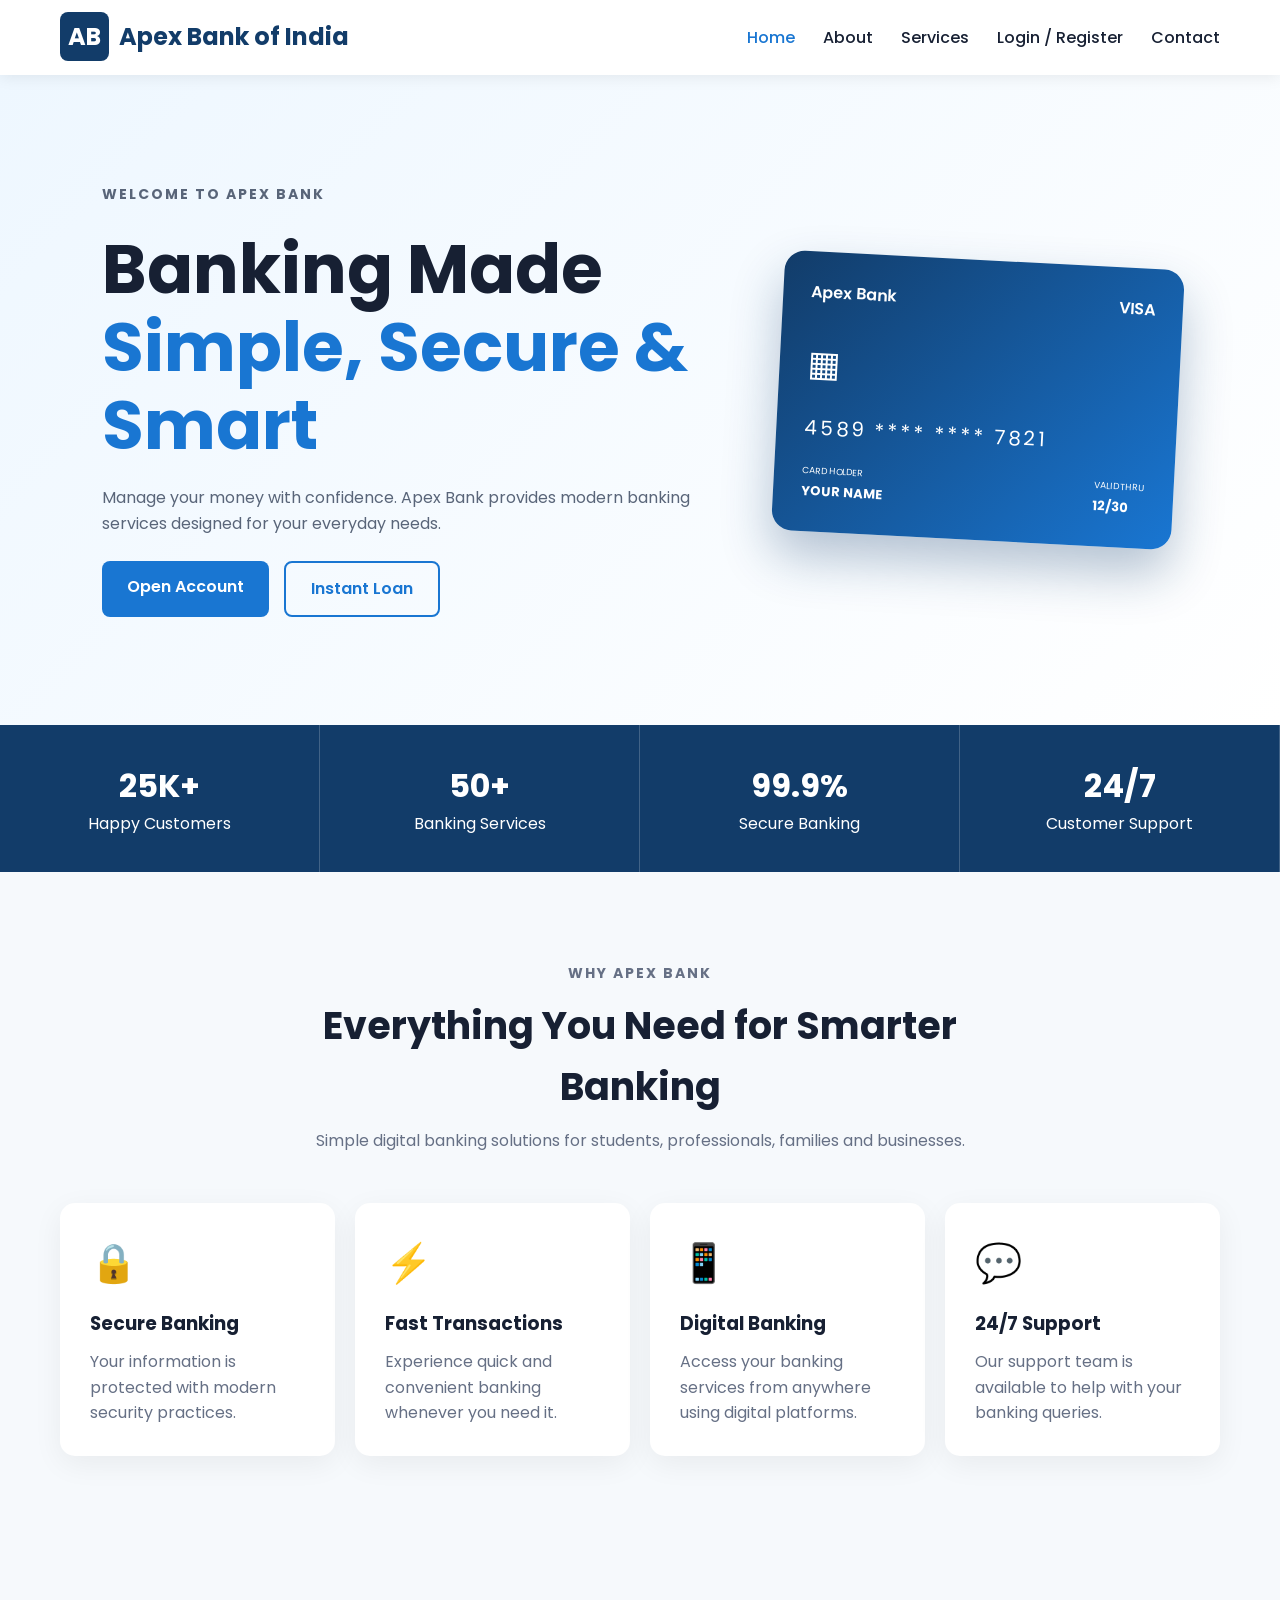
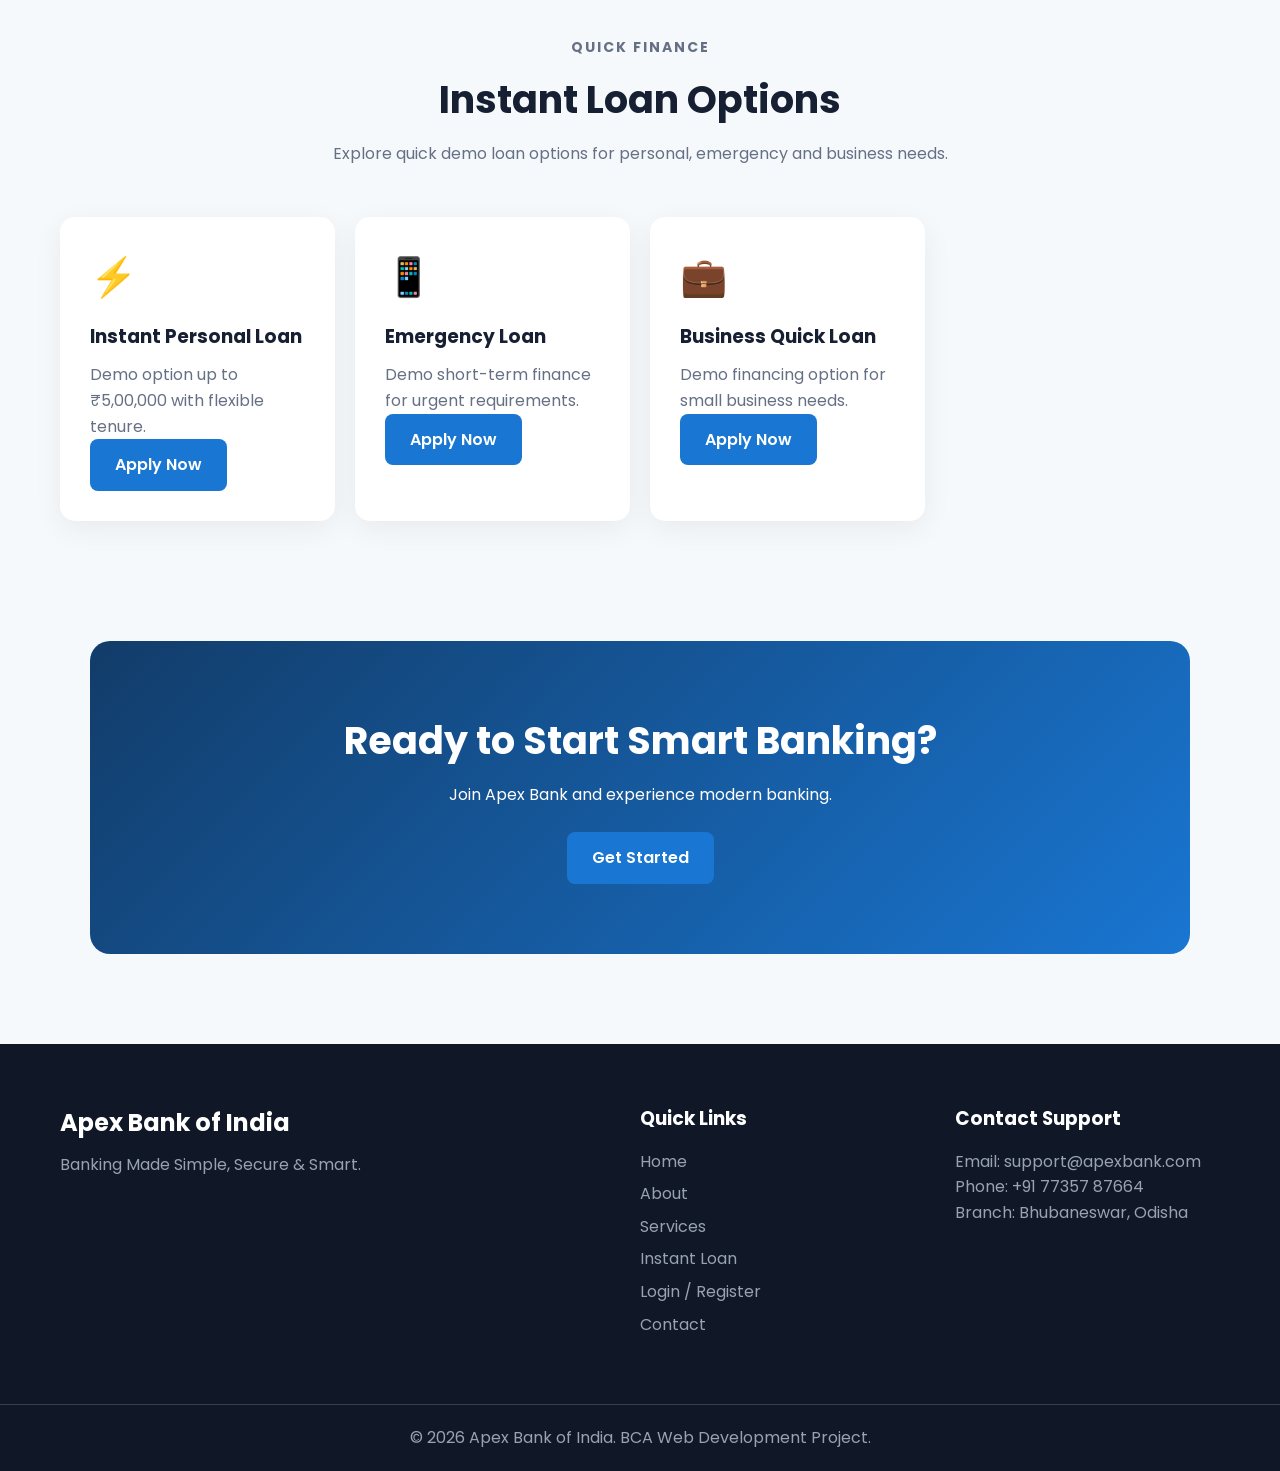
<file: index.html>
<!DOCTYPE html>
<html lang="en">
<head>
    <meta charset="UTF-8">
    <meta name="viewport" content="width=device-width, initial-scale=1.0">
    <title>Apex Bank of India</title>

    <link rel="stylesheet" href="style css.css">
    <link rel="preconnect" href="https://fonts.googleapis.com">
    <link href="https://fonts.googleapis.com/css2?family=Poppins:wght@300;400;500;600;700&display=swap" rel="stylesheet">
</head>

<body>

<header>
    <nav class="navbar">
        <a href="index.html" class="logo">
            <span>AB</span> Apex Bank of India
        </a>

        <button class="menu-btn" data-action="toggle-menu">☰</button>

        <ul class="nav-links" id="navLinks">
            <li><a href="index.html" class="active">Home</a></li>
            <li><a href="about.html">About</a></li>
            <li><a href="services.html">Services</a></li>
            <li><a href="login.html">Login / Register</a></li>
            <li><a href="contact.html">Contact</a></li>
        </ul>
    </nav>
</header>

<main>

<section class="hero">
    <div class="hero-content">
        <p class="small-title">WELCOME TO APEX BANK</p>

        <h1>Banking Made <span>Simple, Secure & Smart</span></h1>

        <p>
            Manage your money with confidence. Apex Bank provides
            modern banking services designed for your everyday needs.
        </p>

        <div class="hero-buttons">
            <a href="login.html" class="btn">Open Account</a>
            <a href="instant-loan.html" class="btn btn-outline">Instant Loan</a>
        </div>
    </div>

    <div class="bank-card">
        <div class="card-top">
            <span>Apex Bank</span>
            <span>VISA</span>
        </div>

        <div class="chip">▦</div>

        <p class="card-number">4589  ****  ****  7821</p>

        <div class="card-bottom">
            <div>
                <small>CARD HOLDER</small>
                <strong>YOUR NAME</strong>
            </div>

            <div>
                <small>VALID THRU</small>
                <strong>12/30</strong>
            </div>
        </div>
    </div>
</section>

<section class="stats">
    <div>
        <h2>25K+</h2>
        <p>Happy Customers</p>
    </div>

    <div>
        <h2>50+</h2>
        <p>Banking Services</p>
    </div>

    <div>
        <h2>99.9%</h2>
        <p>Secure Banking</p>
    </div>

    <div>
        <h2>24/7</h2>
        <p>Customer Support</p>
    </div>
</section>

<section class="section">
    <div class="section-heading">
        <p class="small-title">WHY APEX BANK</p>
        <h2>Everything You Need for Smarter Banking</h2>
        <p>
            Simple digital banking solutions for students,
            professionals, families and businesses.
        </p>
    </div>

    <div class="feature-grid">

        <div class="feature-card">
            <div class="icon">🔒</div>
            <h3>Secure Banking</h3>
            <p>
                Your information is protected with modern
                security practices.
            </p>
        </div>

        <div class="feature-card">
            <div class="icon">⚡</div>
            <h3>Fast Transactions</h3>
            <p>
                Experience quick and convenient banking
                whenever you need it.
            </p>
        </div>

        <div class="feature-card">
            <div class="icon">📱</div>
            <h3>Digital Banking</h3>
            <p>
                Access your banking services from anywhere
                using digital platforms.
            </p>
        </div>

        <div class="feature-card">
            <div class="icon">💬</div>
            <h3>24/7 Support</h3>
            <p>
                Our support team is available to help
                with your banking queries.
            </p>
        </div>

    </div>
</section>

<section class="instant-home-section section">
    <div class="section-heading">
        <p class="small-title">QUICK FINANCE</p>
        <h2>Instant Loan Options</h2>
        <p>Explore quick demo loan options for personal, emergency and business needs.</p>
    </div>
    <div class="feature-grid">
        <div class="feature-card"><div class="icon">⚡</div><h3>Instant Personal Loan</h3><p>Demo option up to ₹5,00,000 with flexible tenure.</p><a href="instant-loan.html" class="btn">Apply Now</a></div>
        <div class="feature-card"><div class="icon">📱</div><h3>Emergency Loan</h3><p>Demo short-term finance for urgent requirements.</p><a href="instant-loan.html" class="btn">Apply Now</a></div>
        <div class="feature-card"><div class="icon">💼</div><h3>Business Quick Loan</h3><p>Demo financing option for small business needs.</p><a href="instant-loan.html" class="btn">Apply Now</a></div>
    </div>
</section>

<section class="cta">
    <h2>Ready to Start Smart Banking?</h2>
    <p>Join Apex Bank and experience modern banking.</p>
    <a href="login.html" class="btn">Get Started</a>
</section>

</main>

<footer>
    <div class="footer-content">
        <div>
            <h2>Apex Bank of India</h2>
            <p>Banking Made Simple, Secure & Smart.</p>
        </div>

        <div>
            <h3>Quick Links</h3>
            <a href="index.html">Home</a>
            <a href="about.html">About</a>
            <a href="services.html">Services</a>
            <a href="instant-loan.html">Instant Loan</a>
            <a href="login.html">Login / Register</a>
            <a href="contact.html">Contact</a>
            
        </div>

        <div>
            <h3>Contact Support</h3>
            <p>Email: support@apexbank.com</p>
            <p>Phone: +91 77357 87664</p>
            <p>Branch: Bhubaneswar, Odisha</p>
        </div>
    </div>

    <div class="copyright">
        <p>© 2026 Apex Bank of India. BCA Web Development Project.</p>
    </div>
</footer>

<script src="jsscript.js"></script>
</body>
</html>
</file>
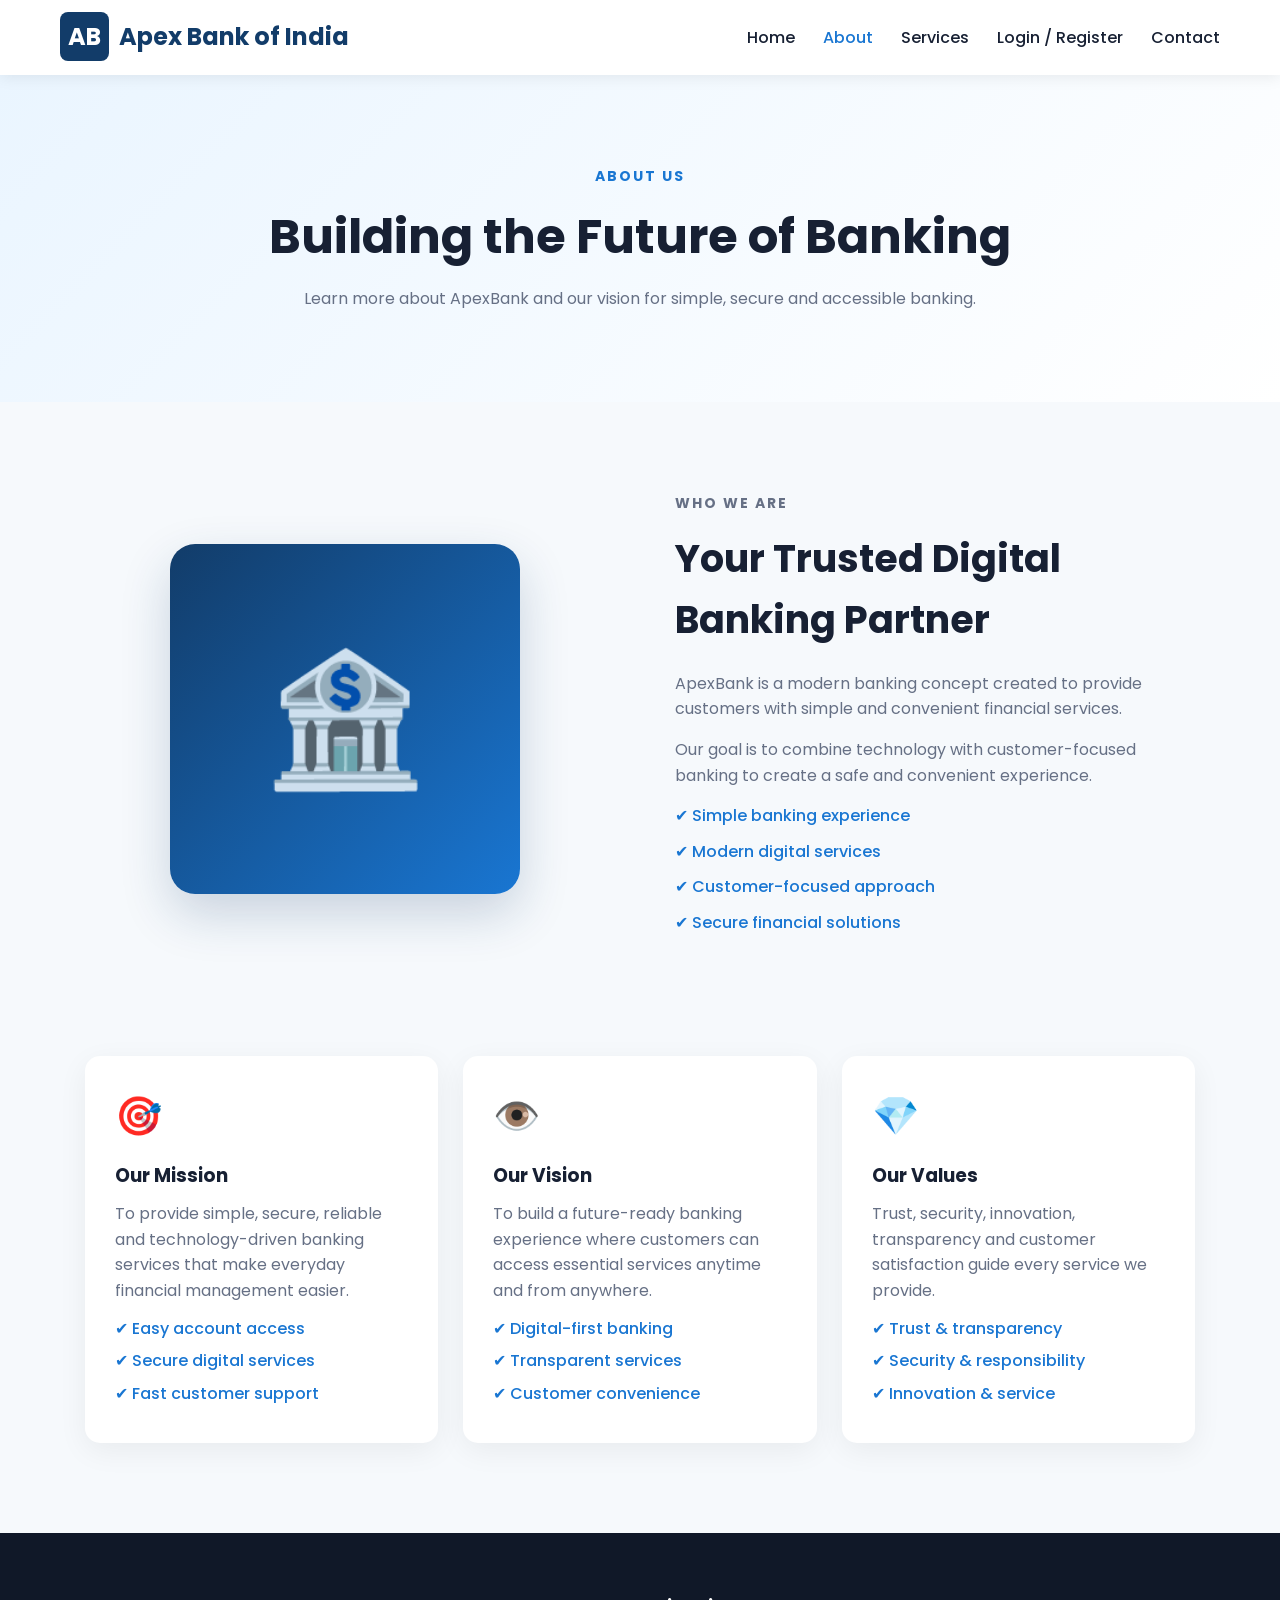
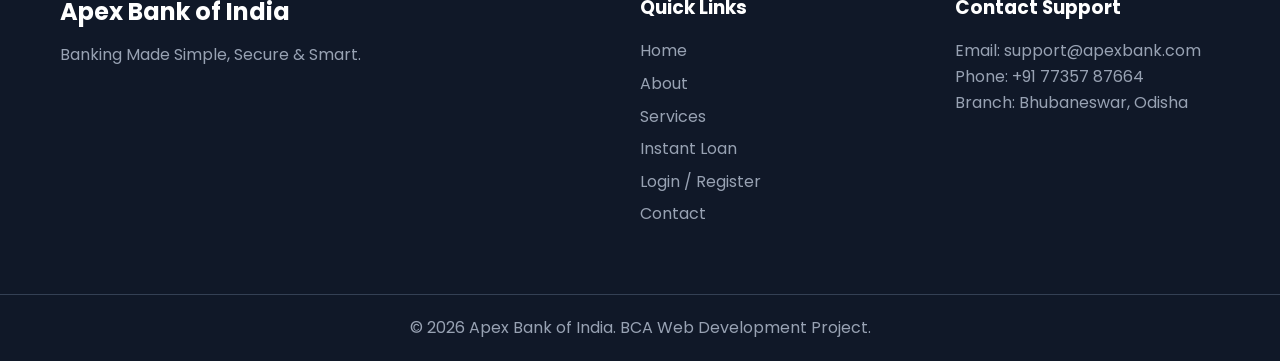
<file: about.html>
<!DOCTYPE html>
<html lang="en">
<head>
    <meta charset="UTF-8">
    <meta name="viewport" content="width=device-width, initial-scale=1.0">

    <title>Apex Bank of India | About</title>

    <link rel="stylesheet" href="style css.css">

    <link rel="preconnect" href="https://fonts.googleapis.com">
    <link href="https://fonts.googleapis.com/css2?family=Poppins:wght@300;400;500;600;700&display=swap" rel="stylesheet">
</head>

<body>

<header>
    <nav class="navbar">

        <a href="Project Apexx.html" class="logo">
            <span>AB</span> Apex Bank of India
        </a>

        <button class="menu-btn" data-action="toggle-menu">☰</button>

        <ul class="nav-links" id="navLinks">
            <li><a href="Project Apexx.html">Home</a></li>
            <li><a href="about.html" class="active">About</a></li>
            <li><a href="services.html">Services</a></li>
            <li><a href="login.html">Login / Register</a></li>
            <li><a href="contact.html">Contact</a></li>
        </ul>

    </nav>
</header>

<main>

<section class="page-banner">
    <p class="small-title">ABOUT US</p>
    <h1>Building the Future of Banking</h1>
    <p>
        Learn more about ApexBank and our vision for simple,
        secure and accessible banking.
    </p>
</section>

<section class="about-section">

    <div class="about-image">
        <div class="building">
            🏦
        </div>
    </div>

    <div class="about-text">

        <p class="small-title">WHO WE ARE</p>

        <h2>Your Trusted Digital Banking Partner</h2>

        <p>
            ApexBank is a modern banking concept created to provide
            customers with simple and convenient financial services.
        </p>

        <p>
            Our goal is to combine technology with customer-focused
            banking to create a safe and convenient experience.
        </p>

        <ul class="check-list">
            <li>✔ Simple banking experience</li>
            <li>✔ Modern digital services</li>
            <li>✔ Customer-focused approach</li>
            <li>✔ Secure financial solutions</li>
        </ul>

    </div>

</section>

<section class="mission-section">

    <div class="mission-card">
        <div class="icon">🎯</div>
        <h3>Our Mission</h3>
        <p>
            To provide simple, secure, reliable and technology-driven
            banking services that make everyday financial management easier.
        </p>
        <ul class="check-list">
            <li>✔ Easy account access</li>
            <li>✔ Secure digital services</li>
            <li>✔ Fast customer support</li>
        </ul>
    </div>

    <div class="mission-card">
        <div class="icon">👁️</div>
        <h3>Our Vision</h3>
        <p>
            To build a future-ready banking experience where customers
            can access essential services anytime and from anywhere.
        </p>
        <ul class="check-list">
            <li>✔ Digital-first banking</li>
            <li>✔ Transparent services</li>
            <li>✔ Customer convenience</li>
        </ul>
    </div>

    <div class="mission-card">
        <div class="icon">💎</div>
        <h3>Our Values</h3>
        <p>
            Trust, security, innovation, transparency and customer
            satisfaction guide every service we provide.
        </p>
        <ul class="check-list">
            <li>✔ Trust & transparency</li>
            <li>✔ Security & responsibility</li>
            <li>✔ Innovation & service</li>
        </ul>
    </div>

</section>

</main>

<footer>
    <div class="footer-content">
        <div>
            <h2>Apex Bank of India</h2>
            <p>Banking Made Simple, Secure & Smart.</p>
        </div>

        <div>
            <h3>Quick Links</h3>
            <a href="Project Apexx.html">Home</a>
            <a href="about.html">About</a>
            <a href="services.html">Services</a>
            <a href="instant-loan.html">Instant Loan</a>
            <a href="login.html">Login / Register</a>
            <a href="contact.html">Contact</a>
            
        </div>

        <div>
            <h3>Contact Support</h3>
            <p>Email: support@apexbank.com</p>
            <p>Phone: +91 77357 87664</p>
            <p>Branch: Bhubaneswar, Odisha</p>
        </div>
    </div>

    <div class="copyright">
        <p>© 2026 Apex Bank of India. BCA Web Development Project.</p>
    </div>
</footer>

<script src="jsscript.js"></script>
</body>
</html>
</file>
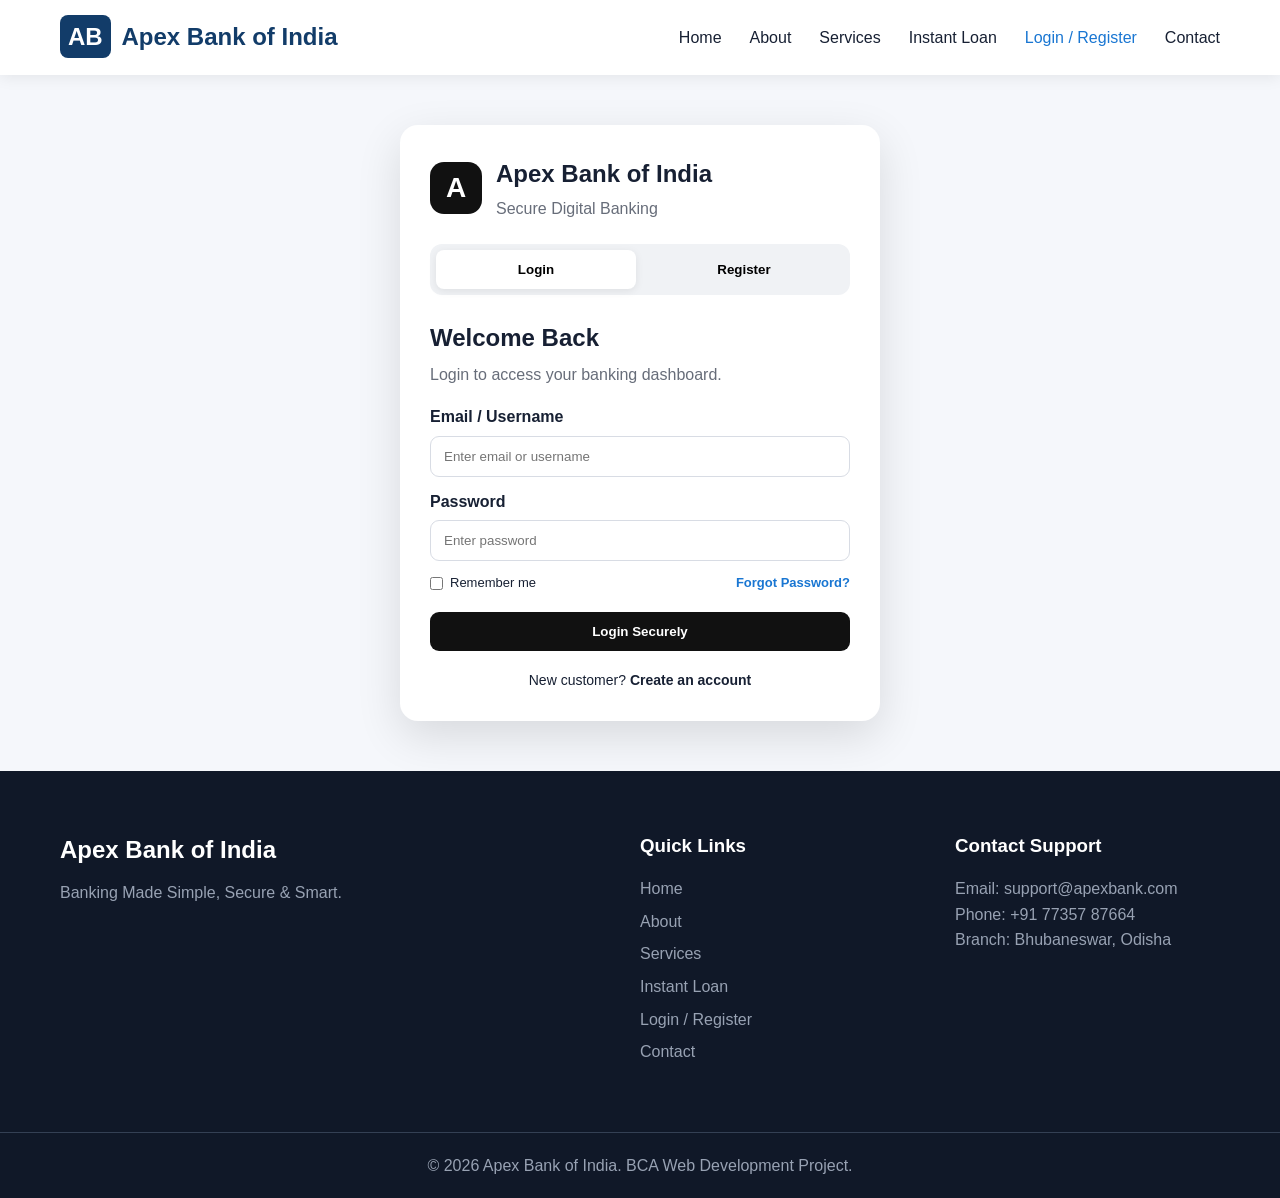
<file: account-opening.html>
<!DOCTYPE html>
<html lang="en">
    <head>
        <meta charset="UTF-8"><meta name="viewport" content="width=device-width, initial-scale=1.0">
        <title>Apex Bank | Account Opening</title>
        <link rel="stylesheet" href="style css.css">
    </head>
<body data-page="account-opening">
<header>
    <nav class="navbar">
        <a href="Project Apexx.html" class="logo"><span>AB</span> Apex Bank of India</a>
        <button class="menu-btn" data-action="toggle-menu"></button>
        <ul class="nav-links" id="navLinks">
            <li><a href="dashboard.html">Dashboard</a></li>
            <li><a href="services.html">Services</a></li>
            <li><a href="instant-loan.html">Instant Loan</a></li>
            <li><a href="contact.html">Contact</a></li>
        </ul>
    </nav>
</header>
<main>
    <section class="page-banner"><p class="small-title">ACCOUNT OPENING</p>
        <h1>Choose Your Bank Account</h1><p>Open a demo Savings or Current Account and select the card you want.</p>
    </section>
<section class="account-opening-wrap">
    <div class="account-opening-card">
        <form data-form-action="account-opening">
<label>Account Type</label>
<select id="accountType" required>
    <option value="">Select account type</option>
    <option value="Savings Account">Savings Account</option>
    <option value="Current Account">Current Account</option>
</select>
<label>Card Type</label>
<select id="cardType" required>
    <option value="">Select card</option>
    <option value="RuPay Debit Card">RuPay Debit Card</option>
    <option value="Visa Debit Card">Visa Debit Card</option>
    <option value="Mastercard Debit Card">Mastercard Debit Card</option>
</select>
<label>Initial Deposit (₹)</label><input id="initialDeposit" type="number" min="0" placeholder="Demo amount">
<div class="form-note">For this college project, account opening is a demo workflow. No real bank account is created.</div>
<button class="primary-btn" type="submit">Open Account</button></form></div></section></main>
<div id="bankModal" class="bank-modal">
    <div class="bank-modal-content"><button class="modal-close" data-action="close-modal">×</button>
        <div id="modalIcon" class="modal-icon">✓</div>
        <h2 id="modalTitle">Apex Bank</h2><p id="modalMessage"></p><button class="primary-btn modal-btn" data-action="close-modal">Continue</button>
    </div>
</div>
<footer>
    <div class="footer-content">
        <div>
            <h2>Apex Bank of India</h2><p>Banking Made Simple, Secure & Smart.</p>
        </div><div><h3>Quick Links</h3>
            <a href="Project Apexx.html">Home</a>
            <a href="about.html">About</a>
            <a href="services.html">Services</a>
            <a href="login.html">Login / Register</a>
            <a href="contact.html">Contact</a>
        </div>
        <div><h3>Contact Support</h3><p>Email: support@apexbank.com</p><p>Phone: +91 77357 87664</p><p>Branch: Bhubaneswar, Odisha</p>
        </div>
    </div>
    <div class="copyright"><p>© 2026 Apex Bank of India. BCA Web Development Project.</p></div>
</footer>
<script src="jsscript.js"></script>
</body>
</html>
</file>
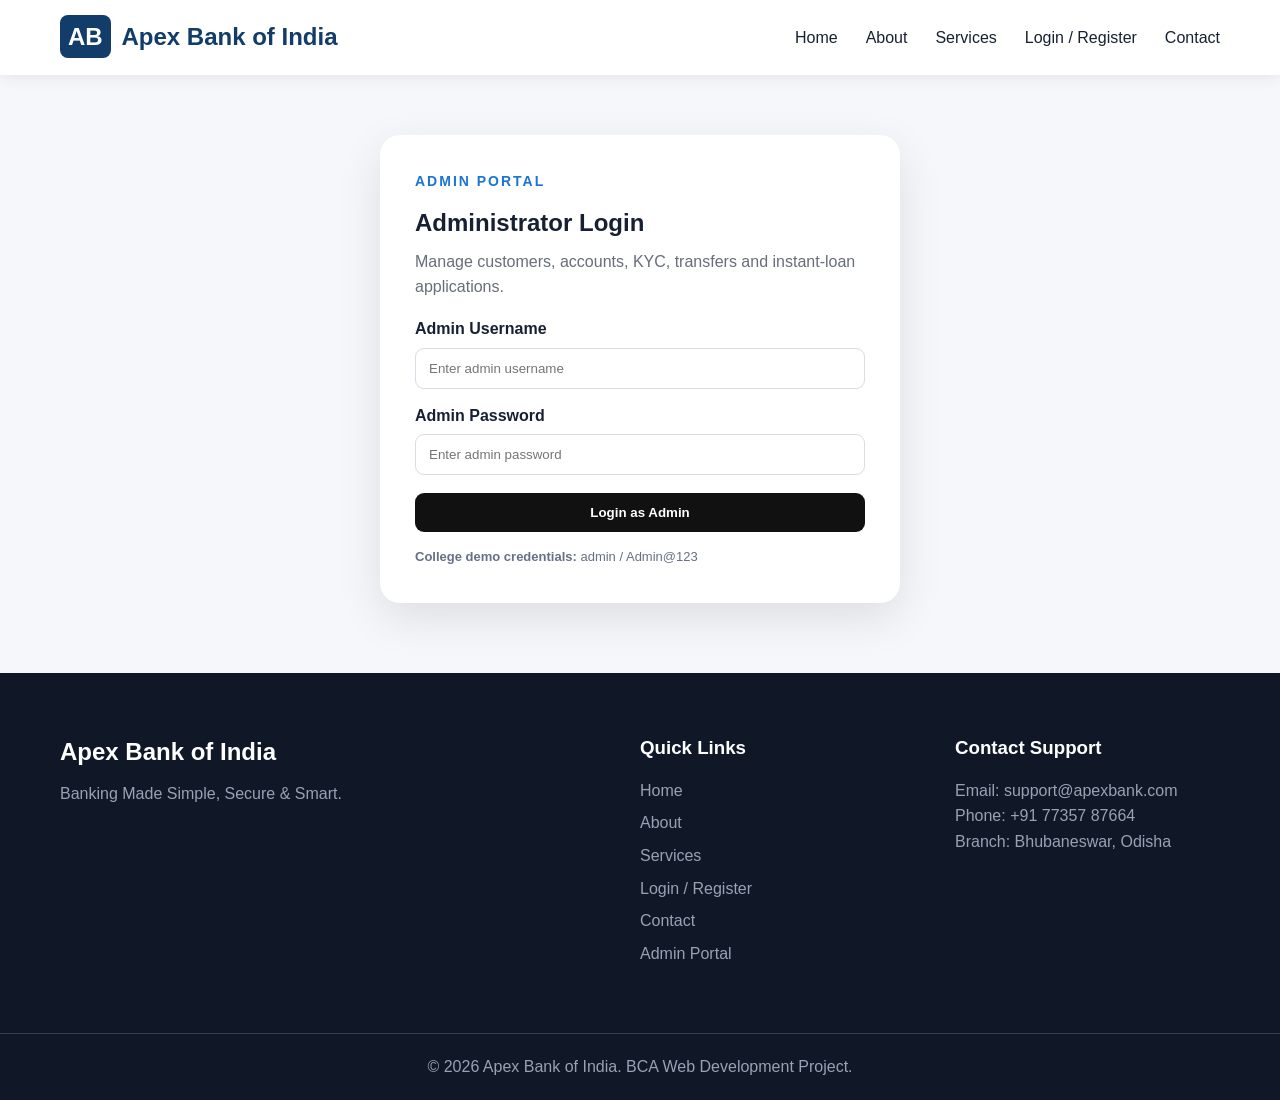
<file: admin.html>
<!DOCTYPE html>
<html lang="en">
<head>
<meta charset="UTF-8">
<meta name="viewport" content="width=device-width, initial-scale=1.0">
<title>Apex Bank of India | Admin Portal</title>
<link rel="stylesheet" href="style css.css">
</head>
<body data-page="admin" class="dashboard-page">
<header>
<nav class="navbar">
  <a href="Project Apexx.html" class="logo"><span>AB</span> Apex Bank of India</a>
  <button class="menu-btn" data-action="toggle-menu">☰</button>
  <ul class="nav-links" id="navLinks">
    <li><a href="Project Apexx.html">Home</a></li>
    <li><a href="about.html">About</a></li>
    <li><a href="services.html">Services</a></li>
    <li><a href="login.html">Login / Register</a></li>
    <li><a href="contact.html">Contact</a></li>
  </ul>
</nav>
</header>

<main class="admin-container">
  <section id="adminLoginPanel" class="admin-login-card">
    <p class="small-title">ADMIN PORTAL</p>
    <h1>Administrator Login</h1>
    <p class="form-subtitle">Manage customers, accounts, KYC, transfers and instant-loan applications.</p>
    <form data-form-action="admin-login">
      <label>Admin Username</label>
      <input id="adminUser" type="text" placeholder="Enter admin username" required>
      <label>Admin Password</label>
      <input id="adminPassword" type="password" placeholder="Enter admin password" required>
      <button class="primary-btn" type="submit">Login as Admin</button>
    </form>
    <p class="admin-note"><strong>College demo credentials:</strong> admin / Admin@123</p>
  </section>

  <section id="adminPanel" style="display:none">
    <div class="admin-heading">
      <div><p class="small-title">ADMIN DASHBOARD</p><h1>Apex Bank Management</h1></div>
      <button class="logout-btn" data-action="admin-logout">Logout</button>
    </div>

    <div class="admin-stats">
      <div class="dashboard-card"><p>Total Customers</p><h2 id="adminUserCount">0</h2></div>
      <div class="dashboard-card"><p>Accounts Opened</p><h2 id="adminAccountCount">0</h2></div>
      <div class="dashboard-card"><p>KYC Requests</p><h2 id="adminKycCount">0</h2></div>
      <div class="dashboard-card"><p>Transfers</p><h2 id="adminTransferCount">0</h2></div>
      <div class="dashboard-card"><p>Loan Applications</p><h2 id="adminLoanCount">0</h2></div>
      <div class="dashboard-card"><p>Pending Loans</p><h2 id="adminPendingLoans">0</h2></div>
    </div>

    <section class="dashboard-panel">
      <div class="panel-head"><h2>Registered Customers</h2><button class="secondary-btn" data-action="admin-refresh">Refresh</button></div>
      <div class="table-wrap">
        <table class="registration-table">
          <thead><tr><th>#</th><th>Account No.</th><th>Name</th><th>Account Type</th><th>Card</th><th>KYC</th><th>Email</th><th>Phone</th><th>Registered</th></tr></thead>
          <tbody id="adminUsersBody"></tbody>
        </table>
      </div>
      <div id="adminUsersEmpty" class="empty-state" style="display:none">No customers registered yet.</div>
    </section>


    <section class="dashboard-panel">
      <div class="panel-head"><h2>KYC Applications</h2><button class="secondary-btn" data-action="admin-refresh">Refresh</button></div>
      <div class="table-wrap"><table class="registration-table"><thead><tr><th>#</th><th>Account No.</th><th>Name</th><th>Document</th><th>Reference</th><th>DOB</th><th>Status</th><th>Submitted</th></tr></thead><tbody id="adminKycBody"></tbody></table></div>
      <div id="adminKycEmpty" class="empty-state" style="display:none">No KYC applications yet.</div>
    </section>

    <section class="dashboard-panel">
      <div class="panel-head"><h2>Cash Transfer Requests</h2><button class="secondary-btn" data-action="admin-refresh">Refresh</button></div>
      <div class="table-wrap"><table class="registration-table"><thead><tr><th>#</th><th>Sender</th><th>Beneficiary</th><th>Mode</th><th>Amount</th><th>Status</th><th>Time</th></tr></thead><tbody id="adminTransfersBody"></tbody></table></div>
      <div id="adminTransfersEmpty" class="empty-state" style="display:none">No transfer requests yet.</div>
    </section>

    <section class="dashboard-panel">
      <div class="panel-head"><h2>Instant Loan Applications</h2><button class="secondary-btn" data-action="admin-refresh">Refresh</button></div>
      <div class="table-wrap">
        <table class="registration-table">
          <thead><tr><th>#</th><th>Account No.</th><th>Applicant</th><th>Phone</th><th>Loan Type</th><th>Amount</th><th>Tenure</th><th>Status</th><th>Applied</th><th>Action</th></tr></thead>
          <tbody id="adminLoansBody"></tbody>
        </table>
      </div>
      <div id="adminLoansEmpty" class="empty-state" style="display:none">No loan applications yet.</div>
    </section>
  </section>
</main>

<div id="bankModal" class="bank-modal" aria-hidden="true">
  <div class="bank-modal-content">
    <button class="modal-close" data-action="close-modal" aria-label="Close">×</button>
    <div id="modalIcon" class="modal-icon">✓</div>
    <h2 id="modalTitle">Apex Bank</h2>
    <p id="modalMessage"></p>
    <button class="primary-btn modal-btn" data-action="close-modal">Continue</button>
  </div>
</div>

<footer>
  <div class="footer-content">
    <div><h2>Apex Bank of India</h2><p>Banking Made Simple, Secure & Smart.</p></div>
    <div><h3>Quick Links</h3><a href="Project Apexx.html">Home</a><a href="about.html">About</a><a href="services.html">Services</a><a href="login.html">Login / Register</a><a href="contact.html">Contact</a><a href="admin.html">Admin Portal</a></div>
    <div><h3>Contact Support</h3><p>Email: support@apexbank.com</p><p>Phone: +91 77357 87664</p><p>Branch: Bhubaneswar, Odisha</p></div>
  </div>
  <div class="copyright"><p>© 2026 Apex Bank of India. BCA Web Development Project.</p></div>
</footer>
<script src="jsscript.js"></script>
</body>
</html>
</file>
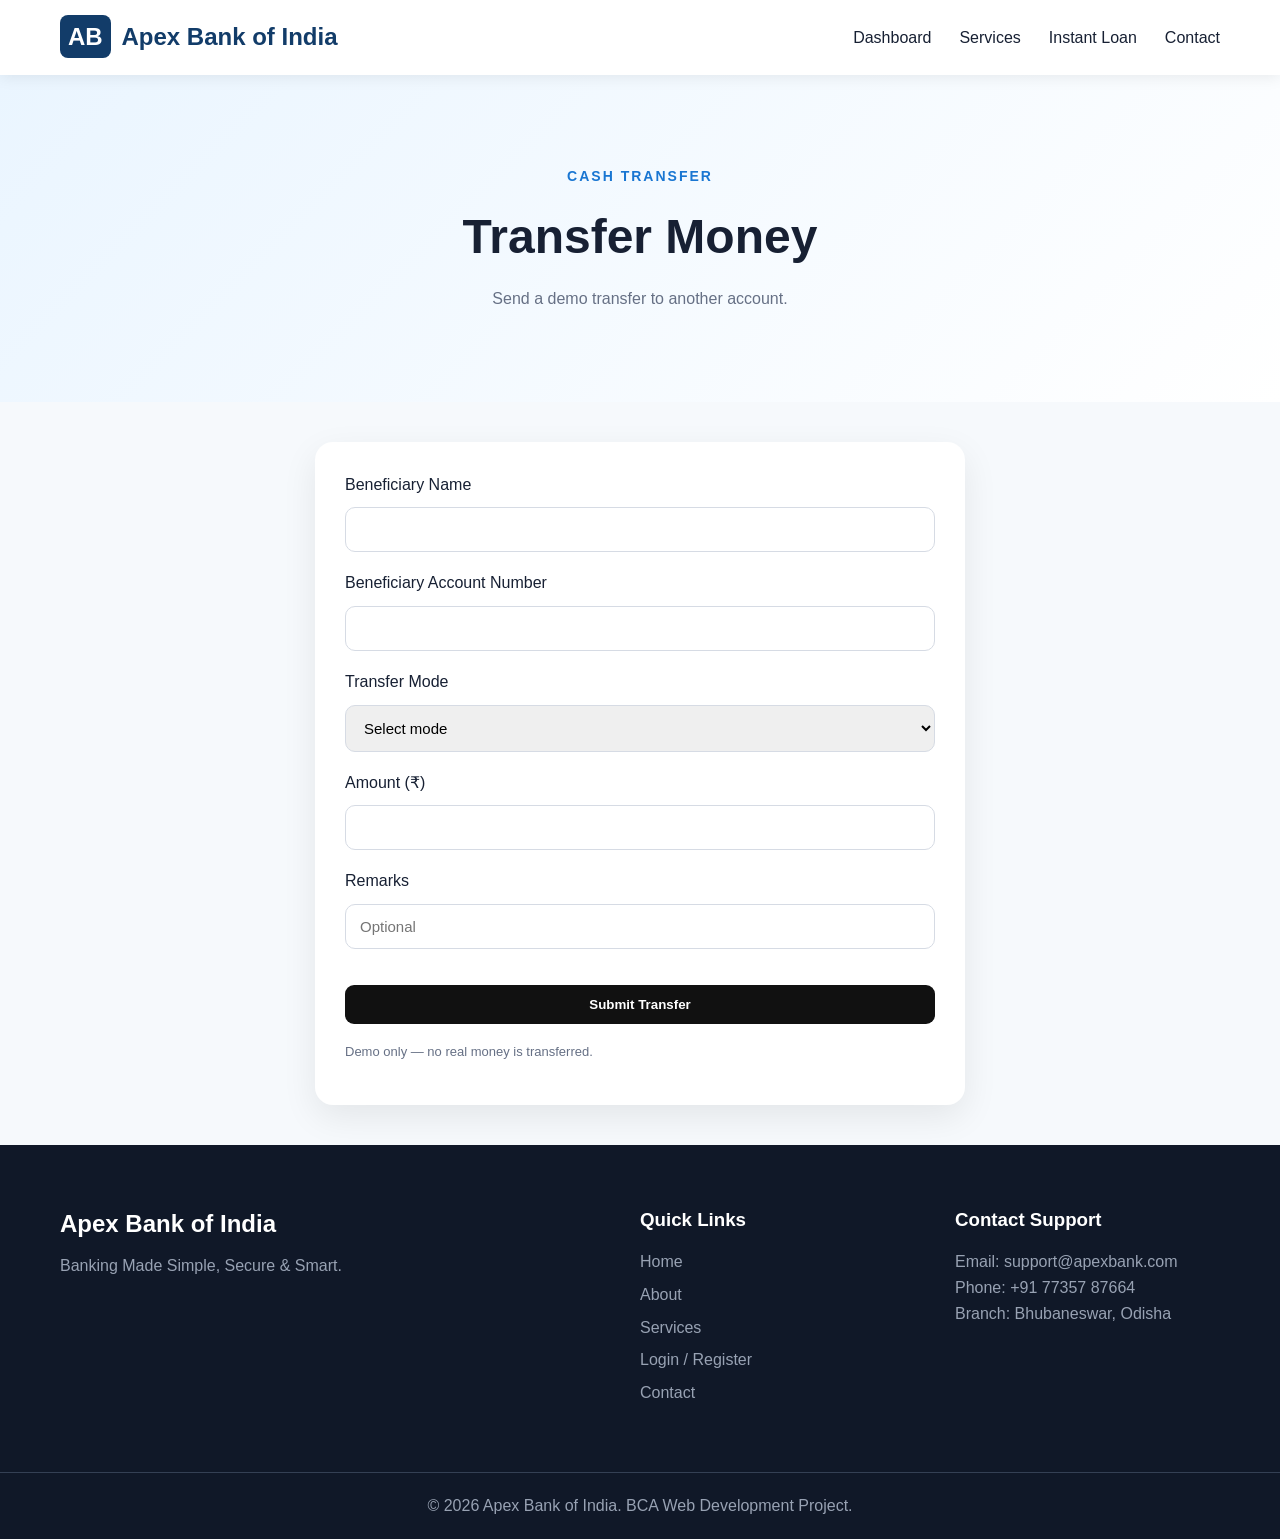
<file: cash-transfer.html>
<!DOCTYPE html>
<html lang="en">
    <head>
        <meta charset="UTF-8">
        <meta name="viewport" content="width=device-width, initial-scale=1.0">
        <title>Apex Bank | Cash Transfer</title>
        <link rel="stylesheet" href="style css.css">
    </head>
<body>
    <header>
        <nav class="navbar">
            <a href="Project Apexx.html" class="logo"><span>AB</span> Apex Bank of India</a>
            <button class="menu-btn" data-action="toggle-menu">☰</button>
            <ul class="nav-links" id="navLinks">
                <li><a href="dashboard.html">Dashboard</a></li>
                <li><a href="services.html">Services</a></li>
                <li><a href="instant-loan.html">Instant Loan</a></li>
                <li><a href="contact.html">Contact</a></li>
            </ul>
        </nav>
    </header>
<main>
    <section class="page-banner"><p class="small-title">CASH TRANSFER</p><h1>Transfer Money</h1><p>Send a demo transfer to another account.</p>
    </section>
    <section class="account-opening-wrap">
        <div class="account-opening-card">
            <form data-form-action="cash-transfer">
                <label>Beneficiary Name</label>
                <input id="beneficiaryName" type="text" required>
                <label>Beneficiary Account Number</label>
                <input id="beneficiaryAccount" type="text" minlength="8" required>
                <label>Transfer Mode</label>
                <select id="transferMode" required>
                    <option value="">Select mode</option>
                    <option>IMPS</option>
                    <option>NEFT</option>
                    <option>RTGS</option>
                    <option>UPI</option>
                </select>
                <label>Amount (₹)</label>
                <input id="transferAmount" type="number" min="1" required>
                <label>Remarks</label>
                <input id="transferRemarks" type="text" placeholder="Optional">
                <button class="primary-btn" type="submit">Submit Transfer</button>
                <p class="form-note">Demo only — no real money is transferred.</p>
            </form>
        </div>
    </section>
</main>
<div id="bankModal" class="bank-modal">
    <div class="bank-modal-content">
        <button class="modal-close" data-action="close-modal">×</button>
        <div id="modalIcon" class="modal-icon">✓</div>
        <h2 id="modalTitle">Apex Bank</h2><p id="modalMessage"></p>
        <button class="primary-btn modal-btn" data-action="close-modal">Continue</button>
    </div>
</div>
<footer>
    <div class="footer-content">
        <div>
            <h2>Apex Bank of India</h2><p>Banking Made Simple, Secure & Smart.</p>
        </div>
        <div>
            <h3>Quick Links</h3>
            <a href="Project Apexx.html">Home</a>
            <a href="about.html">About</a>
            <a href="services.html">Services</a>
            <a href="login.html">Login / Register</a>
            <a href="contact.html">Contact</a>
        </div>
        <div>
            <h3>Contact Support</h3>
            <p>Email: support@apexbank.com</p>
            <p>Phone: +91 77357 87664</p>
            <p>Branch: Bhubaneswar, Odisha</p>
        </div>
    </div>
    <div class="copyright">
        <p>© 2026 Apex Bank of India. BCA Web Development Project.</p>
    </div>
</footer>
<script src="jsscript.js"></script>
</body>
</html>
</file>
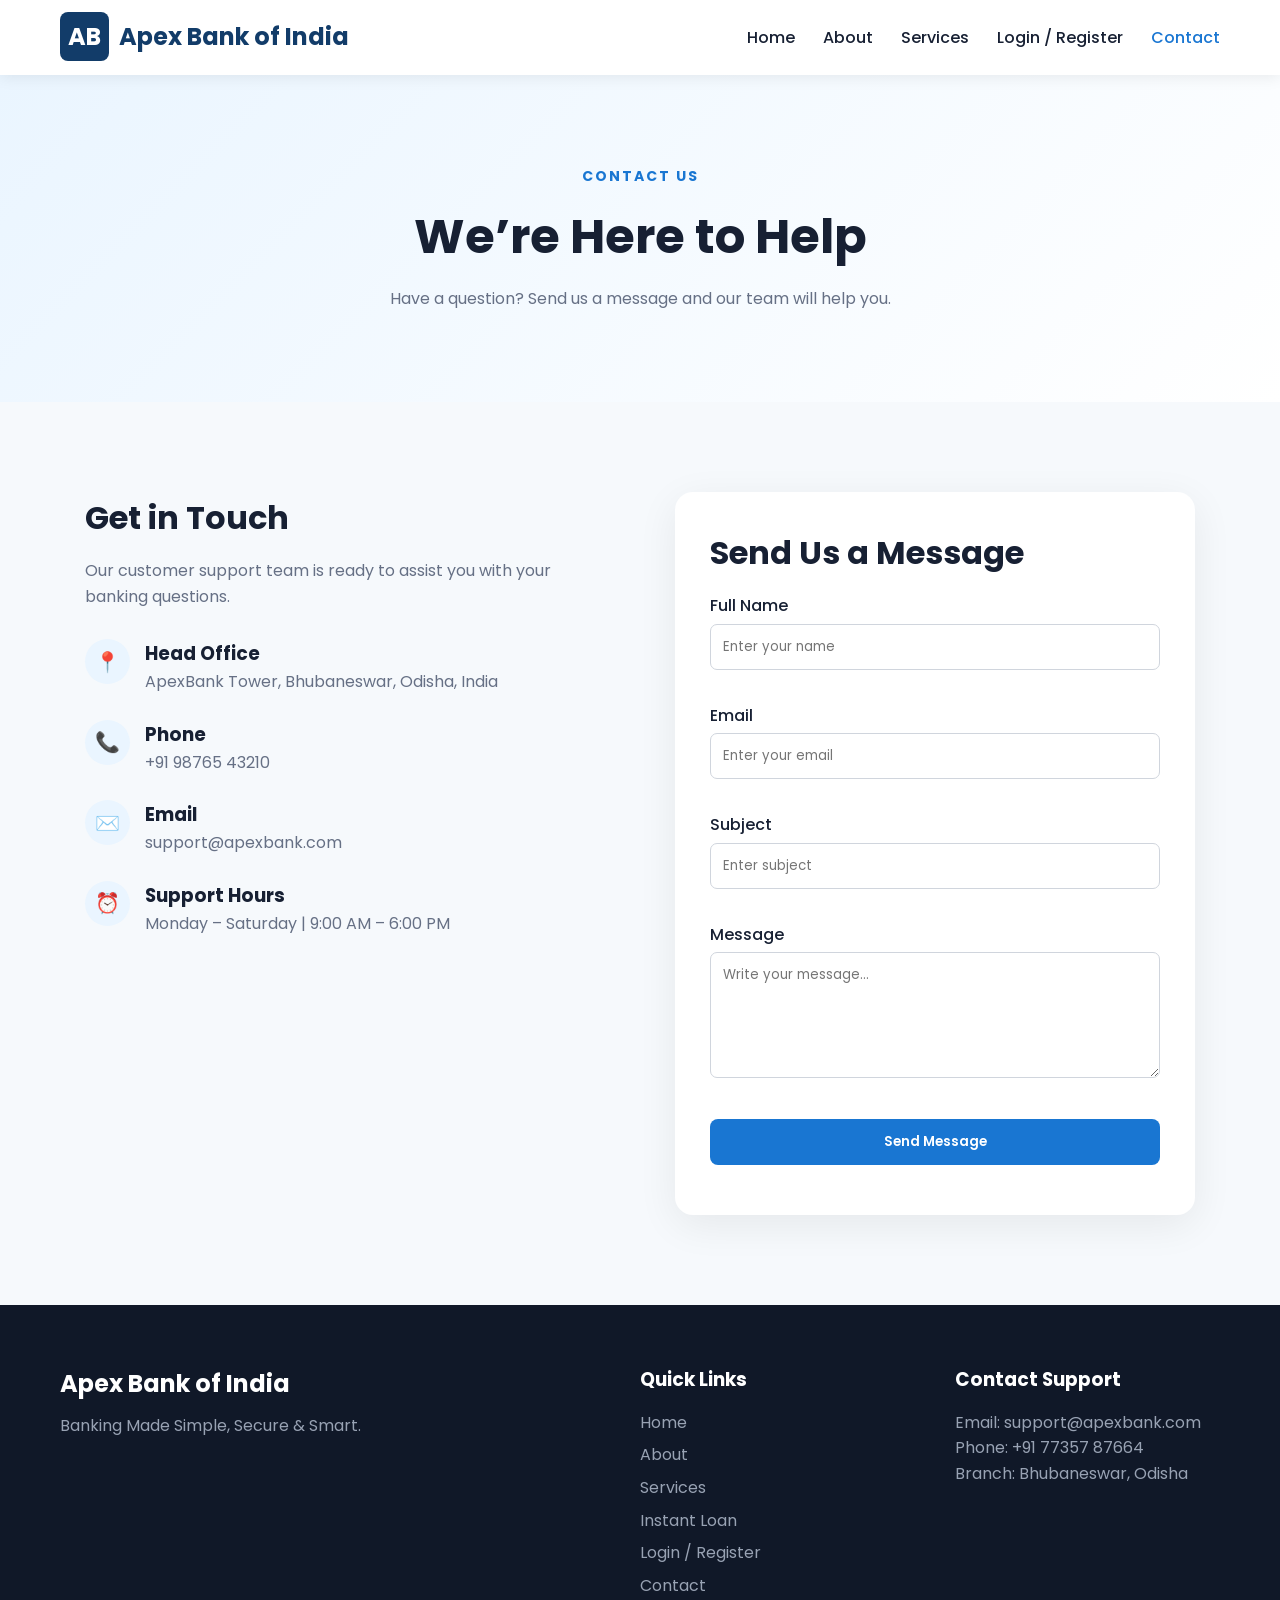
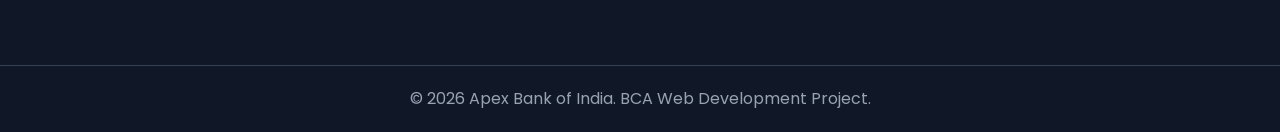
<file: contact.html>
<!DOCTYPE html>
<html lang="en">

<head>

<meta charset="UTF-8">

<meta name="viewport" content="width=device-width, initial-scale=1.0">

<title>Apex Bank of India | Contact</title>

<link rel="stylesheet" href="style css.css">

<link rel="preconnect" href="https://fonts.googleapis.com">

<link href="https://fonts.googleapis.com/css2?family=Poppins:wght@300;400;500;600;700&display=swap" rel="stylesheet">

</head>

<body>

<header>

<nav class="navbar">

    <a href="Project Apexx.html" class="logo">
        <span>AB</span> Apex Bank of India
    </a>

<button class="menu-btn" data-action="toggle-menu">☰</button>

<ul class="nav-links" id="navLinks">

<li><a href="Project Apexx.html">Home</a></li>

<li><a href="about.html">About</a></li>

<li><a href="services.html">Services</a></li>

<li><a href="login.html">Login / Register</a></li>

<li><a href="contact.html" class="active">Contact</a></li>

</ul>

</nav>

</header>

<main>

<section class="page-banner">

<p class="small-title">CONTACT US</p>

<h1>We’re Here to Help</h1>

<p>
Have a question? Send us a message and our team will help you.
</p>

</section>


<section class="contact-section">

<div class="contact-info">

<h2>Get in Touch</h2>

<p>
Our customer support team is ready to assist you with your
banking questions.
</p>


<div class="contact-item">

<div class="contact-icon">📍</div>

<div>
<h3>Head Office</h3>
<p>ApexBank Tower, Bhubaneswar, Odisha, India</p>
</div>

</div>


<div class="contact-item">

<div class="contact-icon">📞</div>

<div>
<h3>Phone</h3>
<p>+91 98765 43210</p>
</div>

</div>


<div class="contact-item">

<div class="contact-icon">✉️</div>

<div>
<h3>Email</h3>
<p>support@apexbank.com</p>
</div>

</div>


<div class="contact-item">

<div class="contact-icon">⏰</div>

<div>
<h3>Support Hours</h3>
<p>Monday – Saturday | 9:00 AM – 6:00 PM</p>
</div>

</div>

</div>


<div class="contact-form-box">

<h2>Send Us a Message</h2>

<form data-form-action="contact">

<div class="form-group">

<label>Full Name</label>

<input
type="text"
id="contactName"
placeholder="Enter your name"
>

<small id="contactNameError"></small>

</div>


<div class="form-group">

<label>Email</label>

<input
type="email"
id="contactEmail"
placeholder="Enter your email"
>

<small id="contactEmailError"></small>

</div>


<div class="form-group">

<label>Subject</label>

<input
type="text"
id="contactSubject"
placeholder="Enter subject"
>

<small id="contactSubjectError"></small>

</div>


<div class="form-group">

<label>Message</label>

<textarea
id="contactMessage"
rows="5"
placeholder="Write your message..."
></textarea>

<small id="contactMessageError"></small>

</div>


<button type="submit" class="btn full-btn">
Send Message
</button>

<p id="contactSuccess" class="success-message"></p>

</form>

</div>

</section>

</main>

<footer>
    <div class="footer-content">
        <div>
            <h2>Apex Bank of India</h2>
            <p>Banking Made Simple, Secure & Smart.</p>
        </div>

        <div>
            <h3>Quick Links</h3>
            <a href="Project Apexx.html">Home</a>
            <a href="about.html">About</a>
            <a href="services.html">Services</a>
            <a href="instant-loan.html">Instant Loan</a>
            <a href="login.html">Login / Register</a>
            <a href="contact.html">Contact</a>
            
        </div>

        <div>
            <h3>Contact Support</h3>
            <p>Email: support@apexbank.com</p>
            <p>Phone: +91 77357 87664</p>
            <p>Branch: Bhubaneswar, Odisha</p>
        </div>
    </div>

    <div class="copyright">
        <p>© 2026 Apex Bank of India. BCA Web Development Project.</p>
    </div>
</footer>

<script src="jsscript.js"></script>
</body>
</html>
</file>
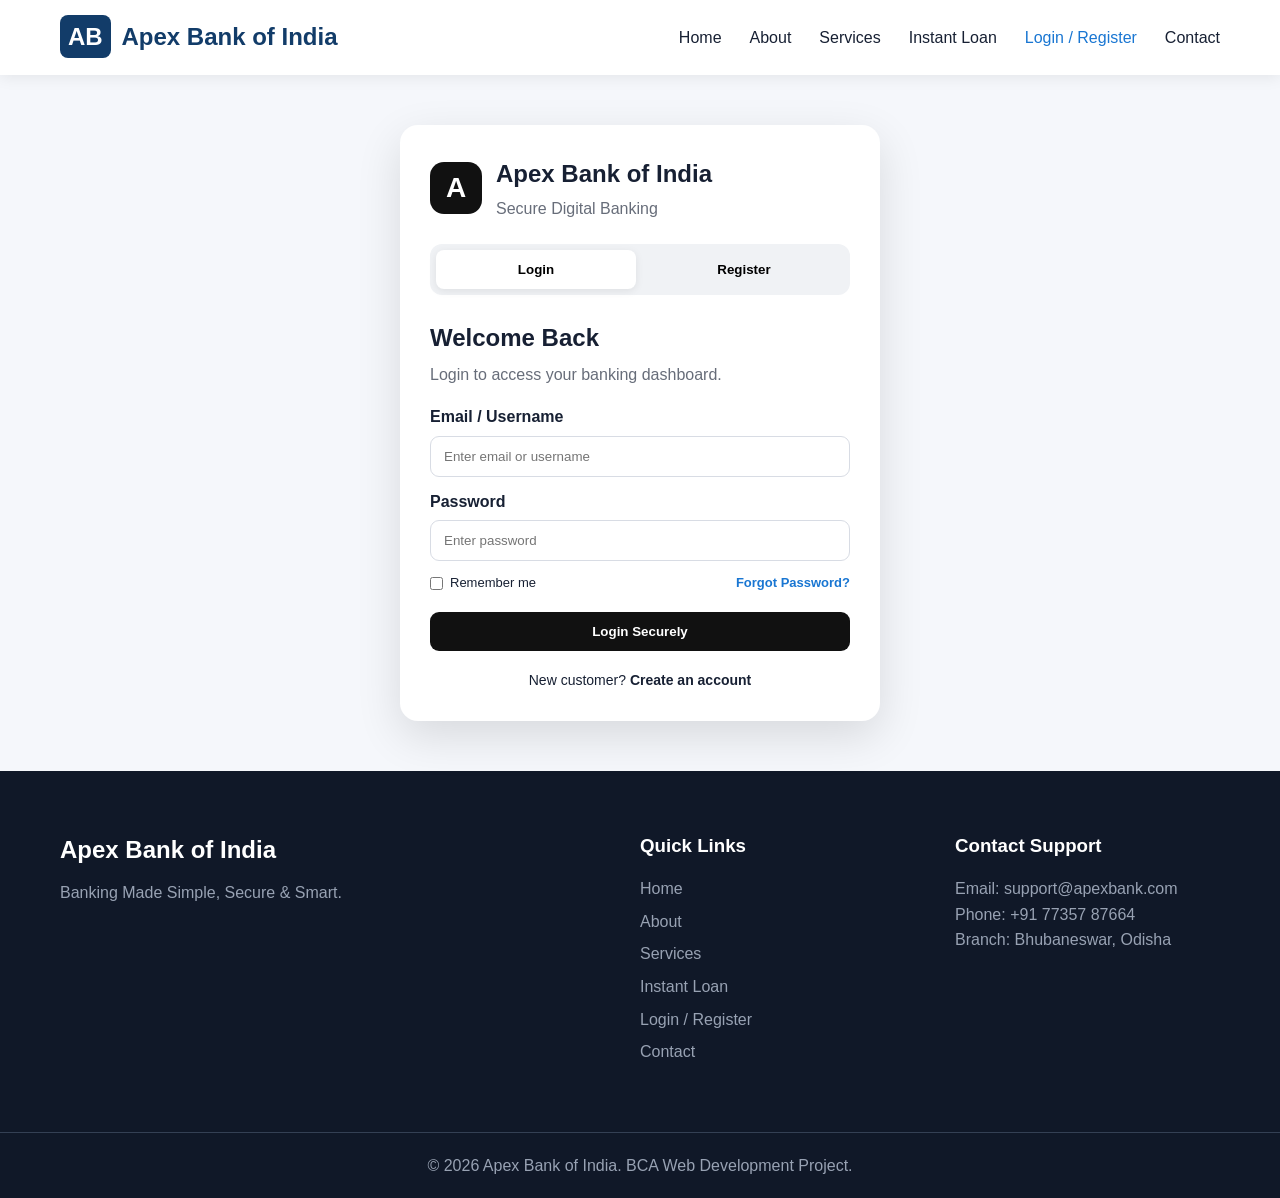
<file: dashboard.html>
<!DOCTYPE html>
<html lang="en">
<head>
<meta charset="UTF-8"><meta name="viewport" content="width=device-width, initial-scale=1.0">
<title>Apex Bank of India - Dashboard</title>
<link rel="stylesheet" href="style css.css">
</head>
<body data-page="dashboard" class="dashboard-page">
<header><nav class="navbar">
  <div class="logo">APEX BANK OF INDIA</div>
  <button class="menu-toggle" data-action="toggle-menu">☰</button>
  <ul class="nav-links" id="navLinks">
    <li><a href="user-home.html">Home</a></li><li><a href="about.html">About</a></li><li><a href="services.html">Services</a></li>
    <li id="openAccountNav"><a href="account-opening.html">Open Account</a></li><li><a class="active" href="dashboard.html">Dashboard</a></li><li><a href="contact.html">Contact</a></li>
  </ul>
</nav></header>

<main class="dashboard-container">
  <section class="dashboard-welcome"><div><p class="eyebrow">DIGITAL BANKING</p><h1>Welcome, <span id="dashName">Customer</span> 👋</h1><p>Your Apex Bank account overview</p></div><button class="logout-btn" data-action="logout">Logout</button></section>

  <section class="dashboard-grid">
    <div class="dashboard-card balance-card"><p>Available Balance</p><h2>₹<span id="balance">0.00</span></h2><small>Demo balance — updated after recorded transactions</small></div>
    <div class="dashboard-card"><p>Account Holder</p><h2 id="accountName">—</h2><small id="accountEmail">—</small></div>
    <div class="dashboard-card"><p>Account Number</p><h2 id="accountNumber">—</h2><small id="accountTypeLabel">Account type not selected</small></div>
  </section>

  <section class="dashboard-panel">
    <div class="panel-head"><h2>Recent Transactions</h2><a class="secondary-btn" href="statement.html">View Full Statement</a></div>
    <div class="transactions" id="recentTransactions"><p>No transactions recorded yet.</p></div>
  </section>

  <section class="dashboard-panel">
    <div class="panel-head"><h2>Account & Banking Services</h2></div>
    <div id="accountStatusBox" class="dashboard-card" style="margin-bottom:18px">Checking account status...</div>
    <div class="quick-actions">
      <button id="openAccountAction" data-nav="account-opening.html">🏦 Open Account</button>
      <button data-nav="kyc.html">🪪 Complete KYC</button>
      <button data-nav="cash-transfer.html">💸 Cash Transfer</button>
      <button data-nav="instant-loan.html">⚡ Apply for Loan</button>
      <button data-nav="statement.html">📄 Account Statement</button>
      <button data-action="dashboard-profile">👤 Profile</button>
    </div>
  </section>
</main>

<div id="bankModal" class="bank-modal">
  <div class="bank-modal-content">
    <button class="modal-close" data-action="close-modal">×</button>
    <div id="modalIcon" class="modal-icon">✓</div>
    <h2 id="modalTitle">Information</h2><p id="modalMessage"></p>
    <button class="primary-btn modal-btn" data-action="close-modal">OK</button>
  </div>
</div>

<footer>
  <div class="footer-content">
    <div><h2>Apex Bank of India</h2><p>Banking Made Simple, Secure & Smart.</p></div>
    <div><h3>Quick Links</h3>
      <a href="Project Apexx.html">Home</a>
      <a href="about.html">About</a>
      <a href="services.html">Services</a>
      <a href="instant-loan.html">Instant Loan</a>
      <a href="login.html">Login / Register</a>
      <a href="contact.html">Contact</a>
    </div>
    <div>
      <h3>Contact Support</h3><p>Email: support@apexbank.com</p><p>Phone: +91 77357 87664</p><p>Branch: Bhubaneswar, Odisha</p>
    </div>
  </div>
  <div class="copyright"><p>© 2026 Apex Bank of India. BCA Web Development Project.</p></div>
</footer>
<script src="jsscript.js"></script>
</body></html>
</file>
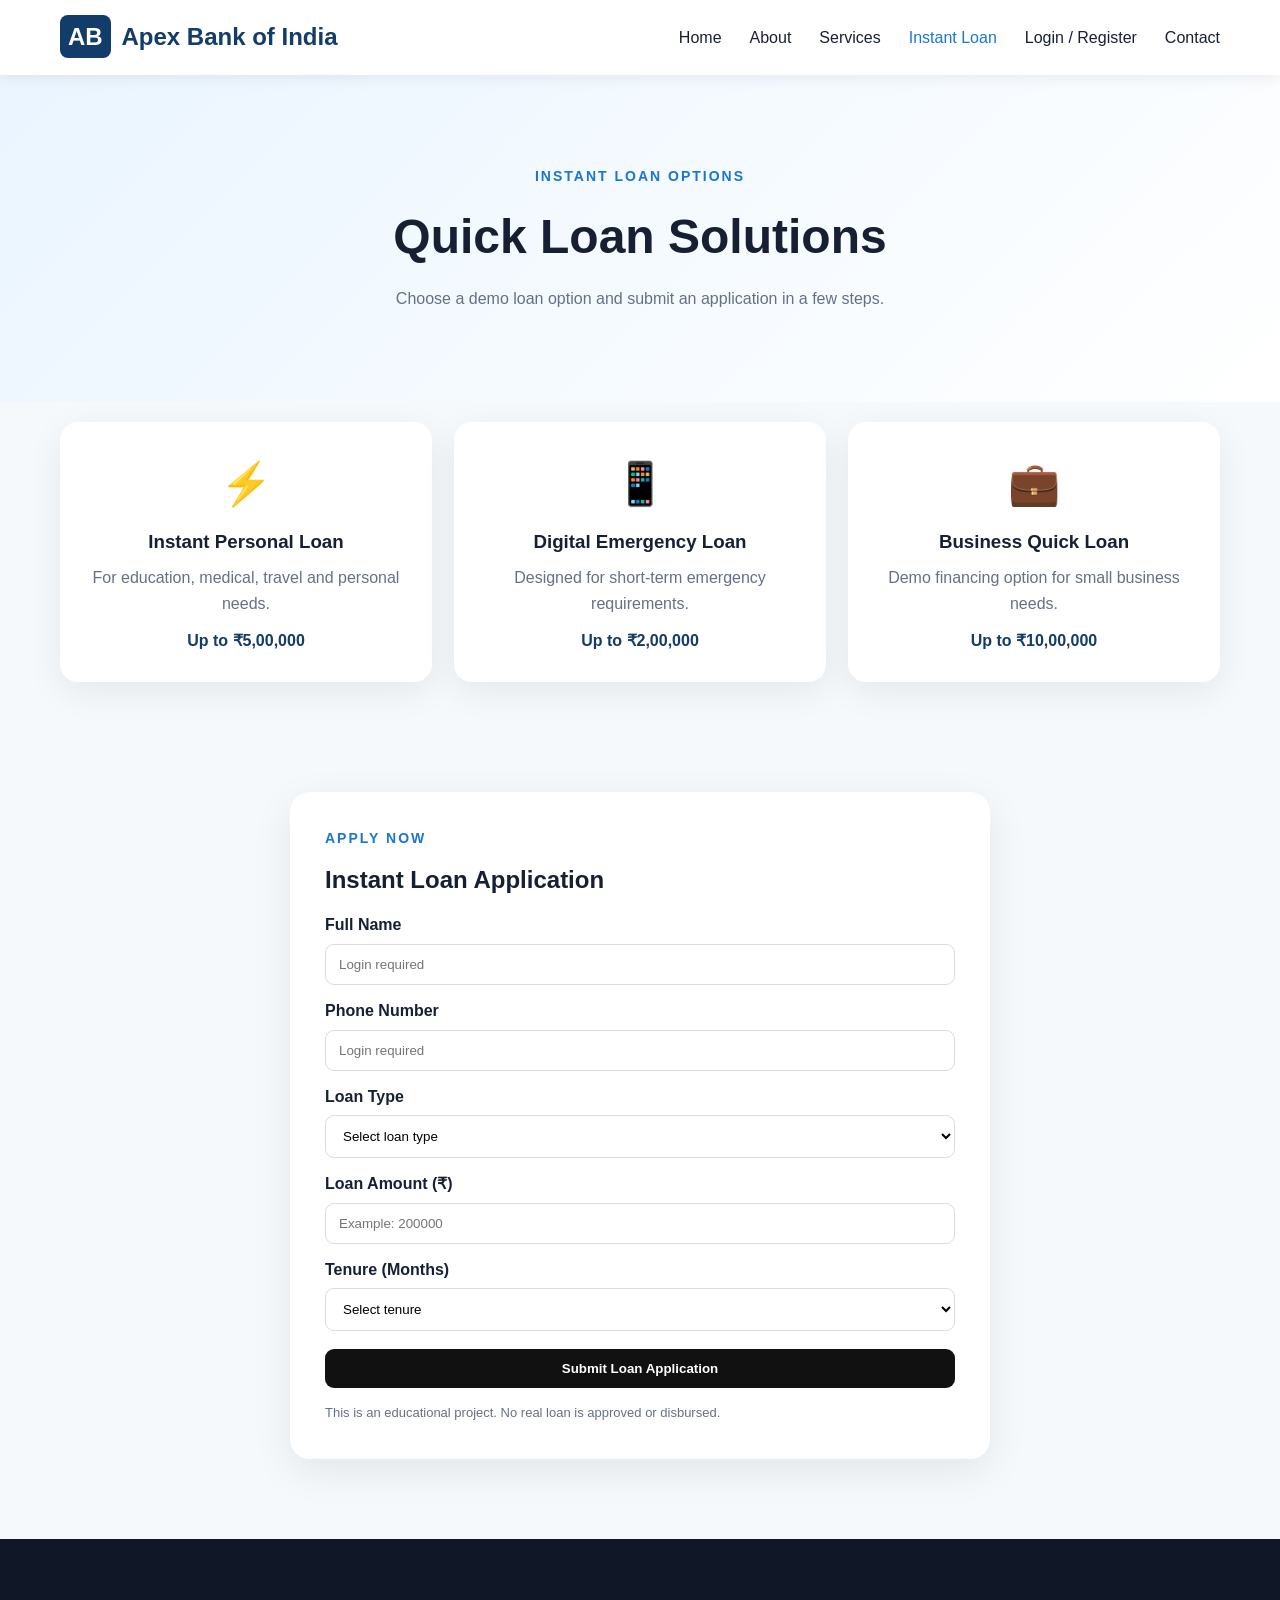
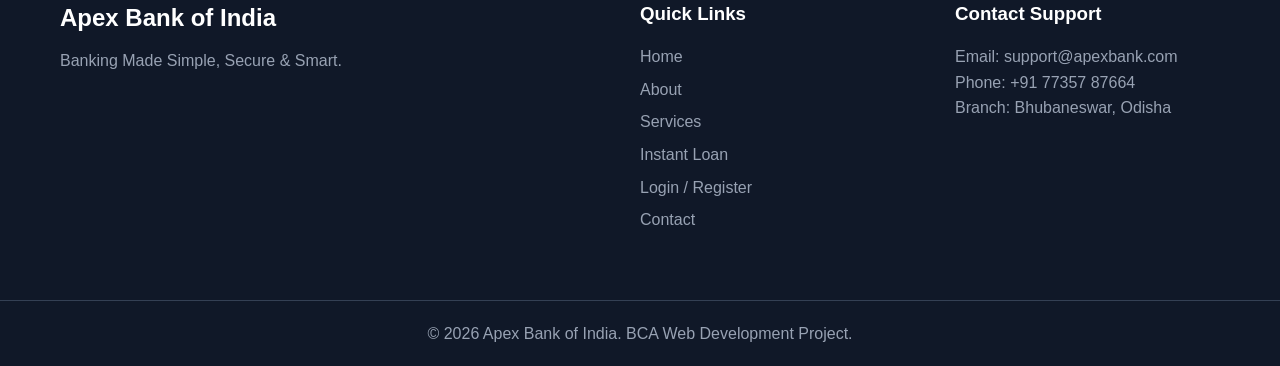
<file: instant-loan.html>
<!DOCTYPE html>
<html lang="en">
<head>
<meta charset="UTF-8">
<meta name="viewport" content="width=device-width, initial-scale=1.0">
<title>Apex Bank of India | Instant Loan</title>
<link rel="stylesheet" href="style css.css">
</head>
<body data-page="instant-loan">
<header>
<nav class="navbar">
  <a href="Project Apexx.html" class="logo"><span>AB</span> Apex Bank of India</a>
  <button class="menu-btn" data-action="toggle-menu">☰</button>
  <ul class="nav-links" id="navLinks">
    <li><a href="Project Apexx.html">Home</a></li>
    <li><a href="about.html">About</a></li>
    <li><a href="services.html">Services</a></li>
    <li><a class="active" href="instant-loan.html">Instant Loan</a></li>
    <li><a href="login.html">Login / Register</a></li>
    <li><a href="contact.html">Contact</a></li>
  </ul>
</nav>
</header>
<main>
<section class="page-banner">
  <p class="small-title">INSTANT LOAN OPTIONS</p><h1>Quick Loan Solutions</h1><p>Choose a demo loan option and submit an application in a few steps.</p>
</section>
<section class="loan-options section">
  <div class="loan-option-card"><div class="service-icon">⚡</div><h3>Instant Personal Loan</h3><p>For education, medical, travel and personal needs.</p><strong>Up to ₹5,00,000</strong></div>
  <div class="loan-option-card"><div class="service-icon">📱</div><h3>Digital Emergency Loan</h3><p>Designed for short-term emergency requirements.</p><strong>Up to ₹2,00,000</strong></div>
  <div class="loan-option-card"><div class="service-icon">💼</div><h3>Business Quick Loan</h3><p>Demo financing option for small business needs.</p><strong>Up to ₹10,00,000</strong></div>
</section>
<section class="loan-application-wrap">
  <div class="loan-application-card">
    <p class="small-title">APPLY NOW</p><h2>Instant Loan Application</h2>
    <form data-form-action="instant-loan">
      <label>Full Name</label><input id="loanName" type="text" placeholder="Login required" readonly required>
      <label>Phone Number</label><input id="loanPhone" type="tel" inputmode="numeric" maxlength="10" pattern="[0-9]{10}" placeholder="Login required" readonly required>
      <label>Loan Type</label><select id="loanType" required><option value="">Select loan type</option><option>Instant Personal Loan</option><option>Digital Emergency Loan</option><option>Business Quick Loan</option></select>
      <label>Loan Amount (₹)</label><input id="loanApplyAmount" type="number" min="10000" max="1000000" placeholder="Example: 200000" required>
      <label>Tenure (Months)</label><select id="loanTenure" required><option value="">Select tenure</option><option value="6">6</option><option value="12">12</option><option value="24">24</option><option value="36">36</option><option value="48">48</option><option value="60">60</option></select>
      <button class="primary-btn" type="submit">Submit Loan Application</button>
    </form>
    <p class="admin-note">This is an educational project. No real loan is approved or disbursed.</p>
  </div>
</section>
</main>
<div id="bankModal" class="bank-modal" aria-hidden="true">
  <div class="bank-modal-content">
    <button class="modal-close" data-action="close-modal">×</button>
    <div id="modalIcon" class="modal-icon">✓</div>
    <h2 id="modalTitle">Apex Bank</h2><p id="modalMessage"></p><button class="primary-btn modal-btn" data-action="close-modal">Continue</button>
  </div>
</div>
<footer>
  <div class="footer-content">
    <div>
      <h2>Apex Bank of India</h2><p>Banking Made Simple, Secure & Smart.</p>
    </div>
    <div><h3>Quick Links</h3>
      <a href="Project Apexx.html">Home</a>
      <a href="about.html">About</a>
      <a href="services.html">Services</a>
      <a href="instant-loan.html">Instant Loan</a>
      <a href="login.html">Login / Register</a>
      <a href="contact.html">Contact</a>
    </div>
    <div>
      <h3>Contact Support</h3><p>Email: support@apexbank.com</p><p>Phone: +91 77357 87664</p><p>Branch: Bhubaneswar, Odisha</p>
    </div>
  </div>
  <div class="copyright"><p>© 2026 Apex Bank of India. BCA Web Development Project.</p></div>
</footer>
<script src="jsscript.js"></script>
</body>
</html>
</file>
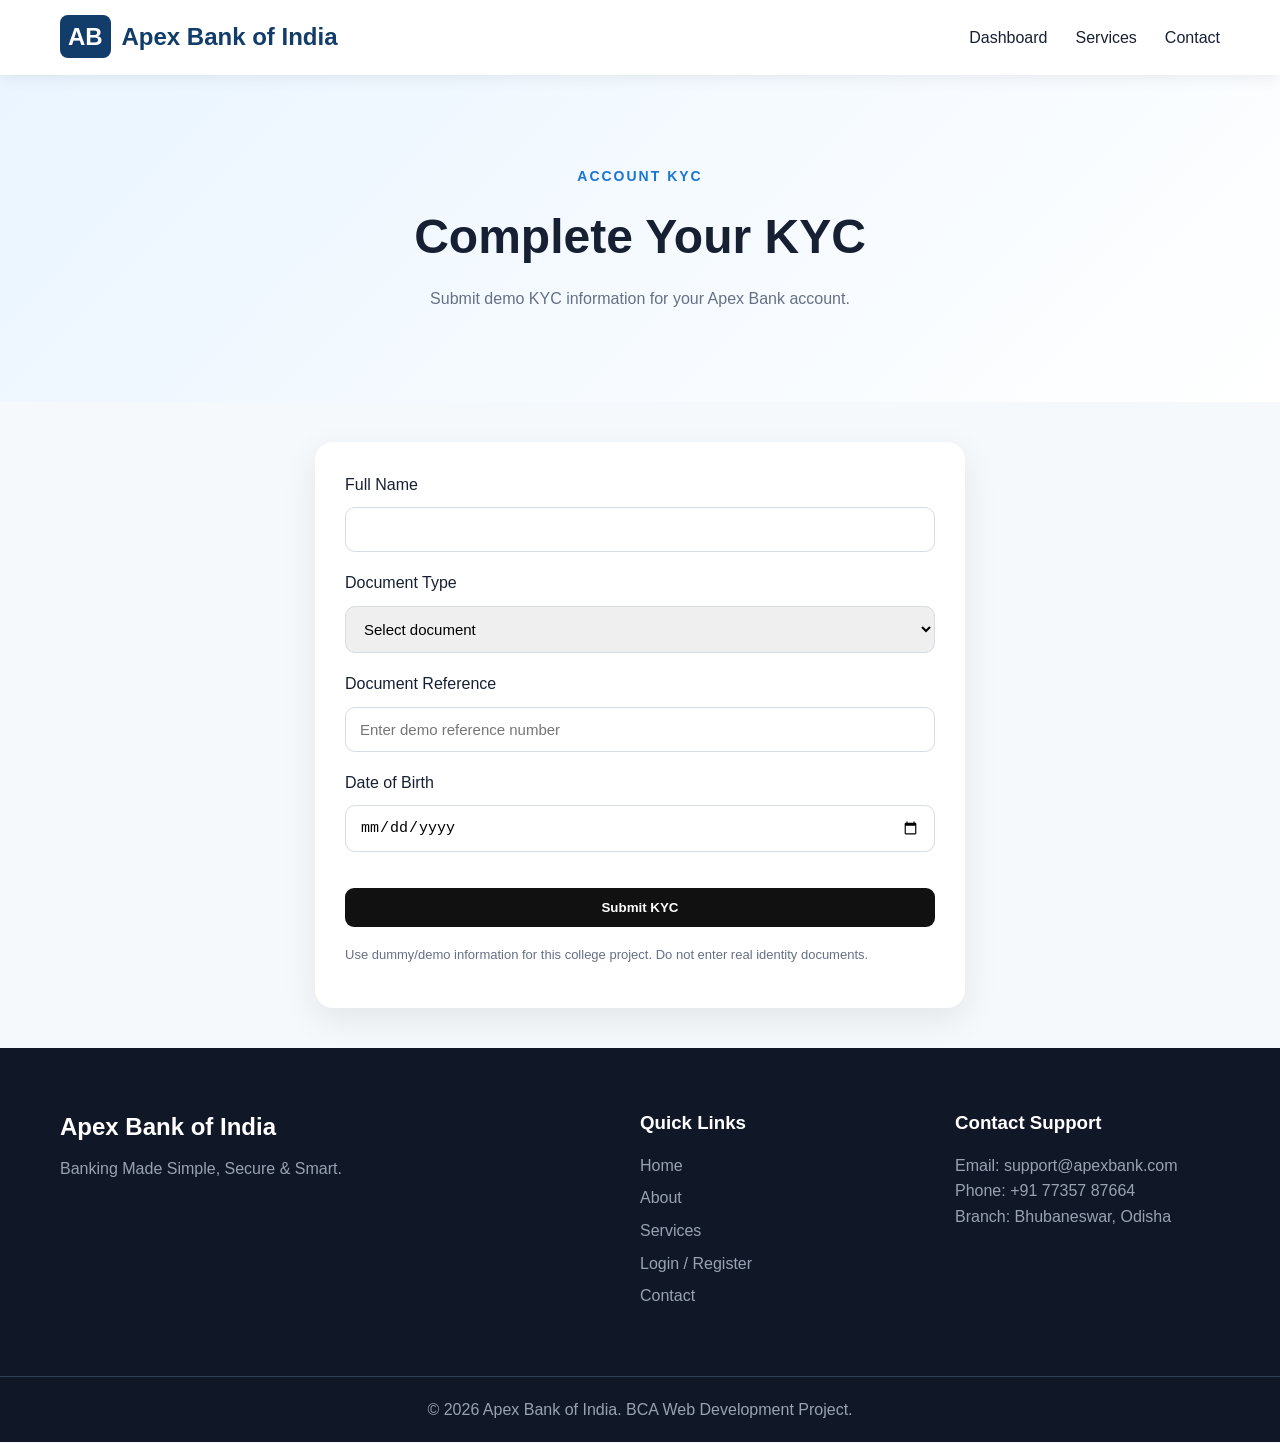
<file: kyc.html>
<!DOCTYPE html>
<html lang="en">
    <head>
        <meta charset="UTF-8"><meta name="viewport" content="width=device-width, initial-scale=1.0">
        <title>Apex Bank | KYC</title>
        <link rel="stylesheet" href="style css.css">
    </head>
<body>
    <header>
        <nav class="navbar"><a href="Project Apexx.html" class="logo"><span>AB</span> Apex Bank of India</a>
            <button class="menu-btn" data-action="toggle-menu"></button>
            <ul class="nav-links" id="navLinks">
                <li><a href="dashboard.html">Dashboard</a></li>
                <li><a href="services.html">Services</a></li>
                <li><a href="contact.html">Contact</a></li>
            </ul>
        </nav>
    </header>
<main>
    <section class="page-banner">
        <p class="small-title">ACCOUNT KYC</p>
        <h1>Complete Your KYC</h1>
        <p>Submit demo KYC information for your Apex Bank account.</p>
    </section><section class="account-opening-wrap">
        <div class="account-opening-card">
            <form data-form-action="kyc">
            <label>Full Name</label>
            <input id="kycName" type="text" required><label>Document Type</label>
            <select id="kycDocType" required>
                <option value="">Select document</option>
                <option>Aadhaar Card (Demo)</option>
                <option>PAN Card (Demo)</option>
                <option>Passport (Demo)</option>
                <option>Driving Licence (Demo)</option>
            </select>
            <label>Document Reference</label>
            <input id="kycDocRef" type="text" placeholder="Enter demo reference number" required>
            <label>Date of Birth</label>
            <input id="kycDob" type="date" required><button class="primary-btn" type="submit">Submit KYC</button>
            <p class="form-note">Use dummy/demo information for this college project. Do not enter real identity documents.</p>
        </form>
        </div>
    </section>
</main>
<div id="bankModal" class="bank-modal"><div class="bank-modal-content"><button class="modal-close" data-action="close-modal">×</button><div id="modalIcon" class="modal-icon">✓</div><h2 id="modalTitle">Apex Bank</h2><p id="modalMessage"></p><button class="primary-btn modal-btn" data-action="close-modal">Continue</button></div></div>
<footer>
    <div class="footer-content"><div><h2>Apex Bank of India</h2><p>Banking Made Simple, Secure & Smart.</p></div><div><h3>Quick Links</h3><a href="Project Apexx.html">Home</a><a href="about.html">About</a><a href="services.html">Services</a><a href="login.html">Login / Register</a><a href="contact.html">Contact</a></div><div><h3>Contact Support</h3><p>Email: support@apexbank.com</p><p>Phone: +91 77357 87664</p><p>Branch: Bhubaneswar, Odisha</p></div></div><div class="copyright"><p>© 2026 Apex Bank of India. BCA Web Development Project.</p></div>
</footer>
<script src="jsscript.js"></script>
</body>
</html>
</file>
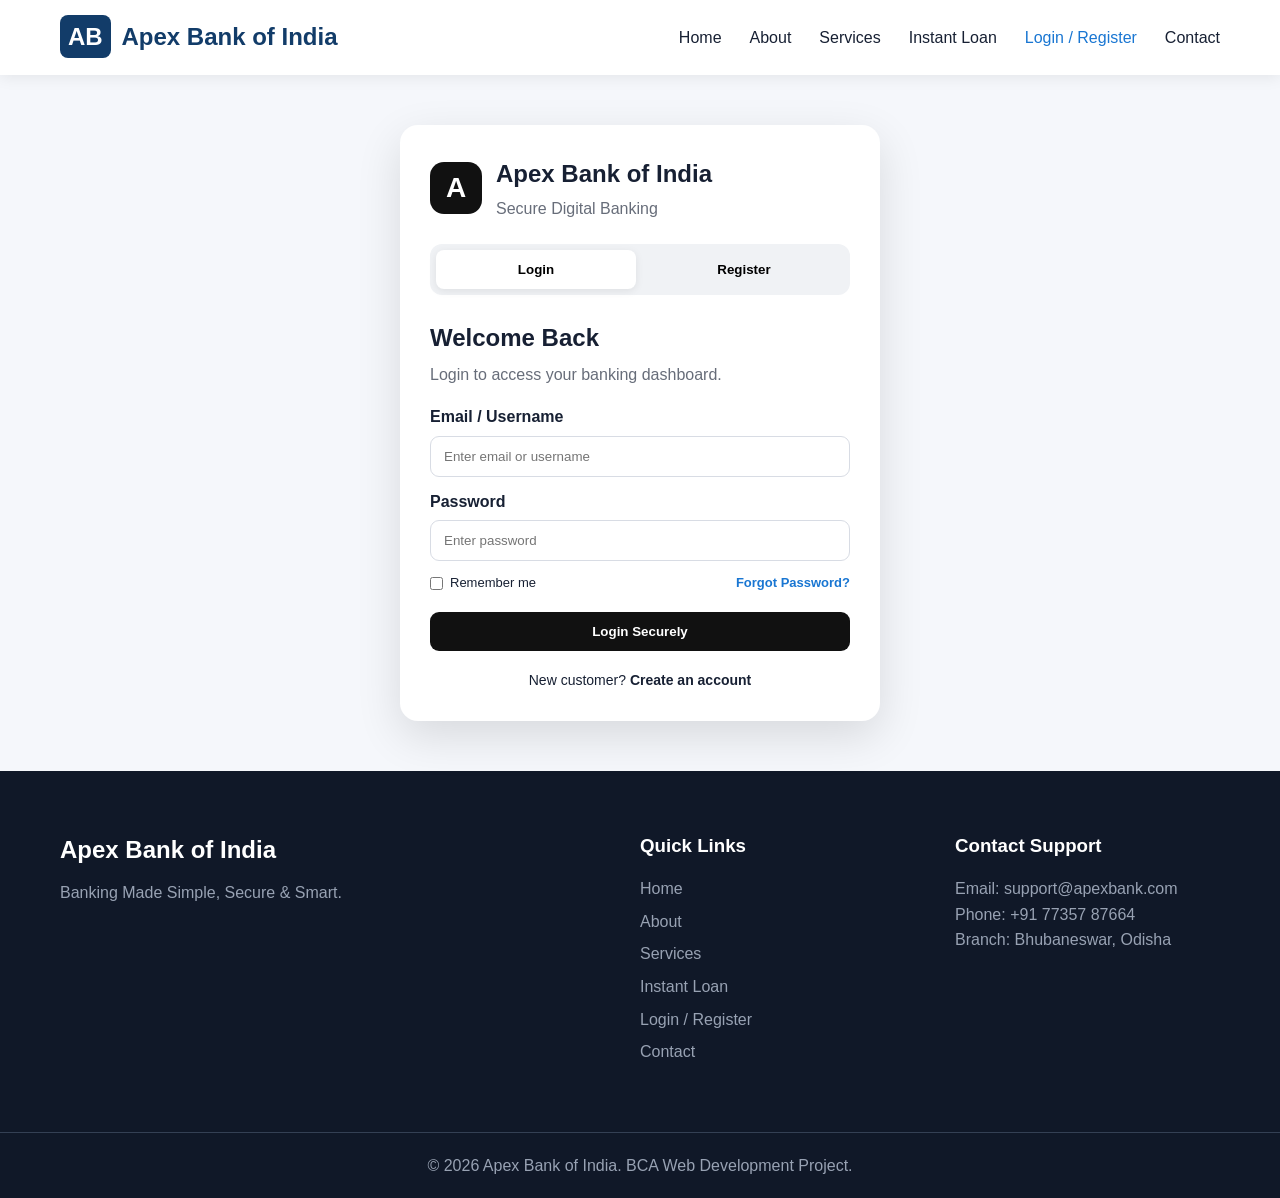
<file: login.html>
<!DOCTYPE html>
<html lang="en">
<head>
  <meta charset="UTF-8">
  <meta name="viewport" content="width=device-width, initial-scale=1.0">
  <title>Apex Bank of India - Login / Register</title>
  <link rel="stylesheet" href="style css.css">
</head>
<body class="auth-page">
<header>
  <nav class="navbar">
    <a href="Project Apexx.html" class="logo"><span>AB</span> Apex Bank of India</a>
    <button class="menu-btn" data-action="toggle-menu">☰</button>
    <ul class="nav-links" id="navLinks">
      <li><a href="Project Apexx.html">Home</a></li>
      <li><a href="about.html">About</a></li>
      <li><a href="services.html">Services</a></li>
      <li><a href="instant-loan.html">Instant Loan</a></li>
      <li><a class="active" href="login.html">Login / Register</a></li>
      <li><a href="contact.html">Contact</a></li>
    </ul>
  </nav>
</header>

<main class="auth-container">
  <div class="auth-card">
    <div class="auth-brand"><div class="bank-mark">A</div><div><h1>Apex Bank of India</h1><p>Secure Digital Banking</p></div></div>
    <div class="auth-tabs">
      <button id="loginTab" class="auth-tab active" data-action="login-tab">Login</button>
      <button id="registerTab" class="auth-tab" data-action="register-tab">Register</button>
    </div>

    <form id="loginForm" data-form-action="login">
      <h2>Welcome Back</h2><p class="form-subtitle">Login to access your banking dashboard.</p>
      <label>Email / Username</label><input id="loginUser" type="text" placeholder="Enter email or username" required>
      <label>Password</label><input id="loginPassword" type="password" placeholder="Enter password" required>
      <div class="auth-row"><label class="remember-label"><input id="rememberMe" type="checkbox"> Remember me</label><a href="#" data-action="forgot-password">Forgot Password?</a></div>
      <button class="primary-btn" type="submit">Login Securely</button>
      <p class="switch-text">New customer? <a href="#" data-action="register-tab">Create an account</a></p>
    </form>

    <form id="registerForm" style="display:none" data-form-action="register">
      <h2>Create Your Account</h2><p class="form-subtitle">Register a demo account for this college project.</p>
      <label>Full Name</label><input id="regName" type="text" placeholder="Enter full name" required>
      <label>Email</label><input id="regEmail" type="email" placeholder="Enter email" required>
      <label>Phone</label><input id="regPhone" type="tel" inputmode="numeric" maxlength="10" pattern="[0-9]{10}" placeholder="Enter exactly 10 digits" required>
      <label>Username</label><input id="regUsername" type="text" placeholder="Choose username" required>
      <label>Password</label><input id="regPassword" type="password" minlength="8" placeholder="Min. 8 chars + 1 special character" required>
      <small class="field-hint">Password must contain at least 8 characters and one special character (for example: @, #, $, !).</small>
      <label>Confirm Password</label><input id="regConfirmPassword" type="password" minlength="8" placeholder="Re-enter password" required>
      <button class="primary-btn" type="submit">Create Account</button>
      <p class="switch-text">Already registered? <a href="#" data-action="login-tab">Login</a></p>
    </form>

    <form id="forgotForm" style="display:none" data-form-action="forgot-password">
      <h2>Reset Password</h2><p class="form-subtitle">For this demo, verify your registered email and 10-digit phone number.</p>
      <label>Email</label><input id="forgotEmail" type="email" placeholder="Registered email" required>
      <label>Phone</label><input id="forgotPhone" type="tel" inputmode="numeric" maxlength="10" pattern="[0-9]{10}" placeholder="Exactly 10 digits" required>
      <label>New Password</label><input id="forgotPassword" type="password" minlength="8" placeholder="Min. 8 chars + 1 special character" required>
      <small class="field-hint">Use at least 8 characters and include one special character.</small>
      <label>Confirm New Password</label><input id="forgotConfirmPassword" type="password" minlength="8" required>
      <button class="primary-btn" type="submit">Reset Password</button>
      <p class="switch-text"><a href="#" data-action="login-tab">Back to Login</a></p>
    </form>
  </div>
</main>

<div id="bankModal" class="bank-modal" aria-hidden="true"><div class="bank-modal-content"><button class="modal-close" data-action="close-modal" aria-label="Close">×</button><div id="modalIcon" class="modal-icon">✓</div><h2 id="modalTitle">Success</h2><p id="modalMessage">Done.</p><button class="primary-btn modal-btn" data-action="close-modal">Continue</button></div></div>

<footer>
    <div class="footer-content">
        <div>
            <h2>Apex Bank of India</h2>
            <p>Banking Made Simple, Secure & Smart.</p>
        </div>

        <div>
            <h3>Quick Links</h3>
            <a href="Project Apexx.html">Home</a>
            <a href="about.html">About</a>
            <a href="services.html">Services</a>
            <a href="instant-loan.html">Instant Loan</a>
            <a href="login.html">Login / Register</a>
            <a href="contact.html">Contact</a>
            
        </div>

        <div>
            <h3>Contact Support</h3>
            <p>Email: support@apexbank.com</p>
            <p>Phone: +91 77357 87664</p>
            <p>Branch: Bhubaneswar, Odisha</p>
        </div>
    </div>

    <div class="copyright">
        <p>© 2026 Apex Bank of India. BCA Web Development Project.</p>
    </div>
</footer>
<script src="jsscript.js"></script>
</body>
</html>
</file>
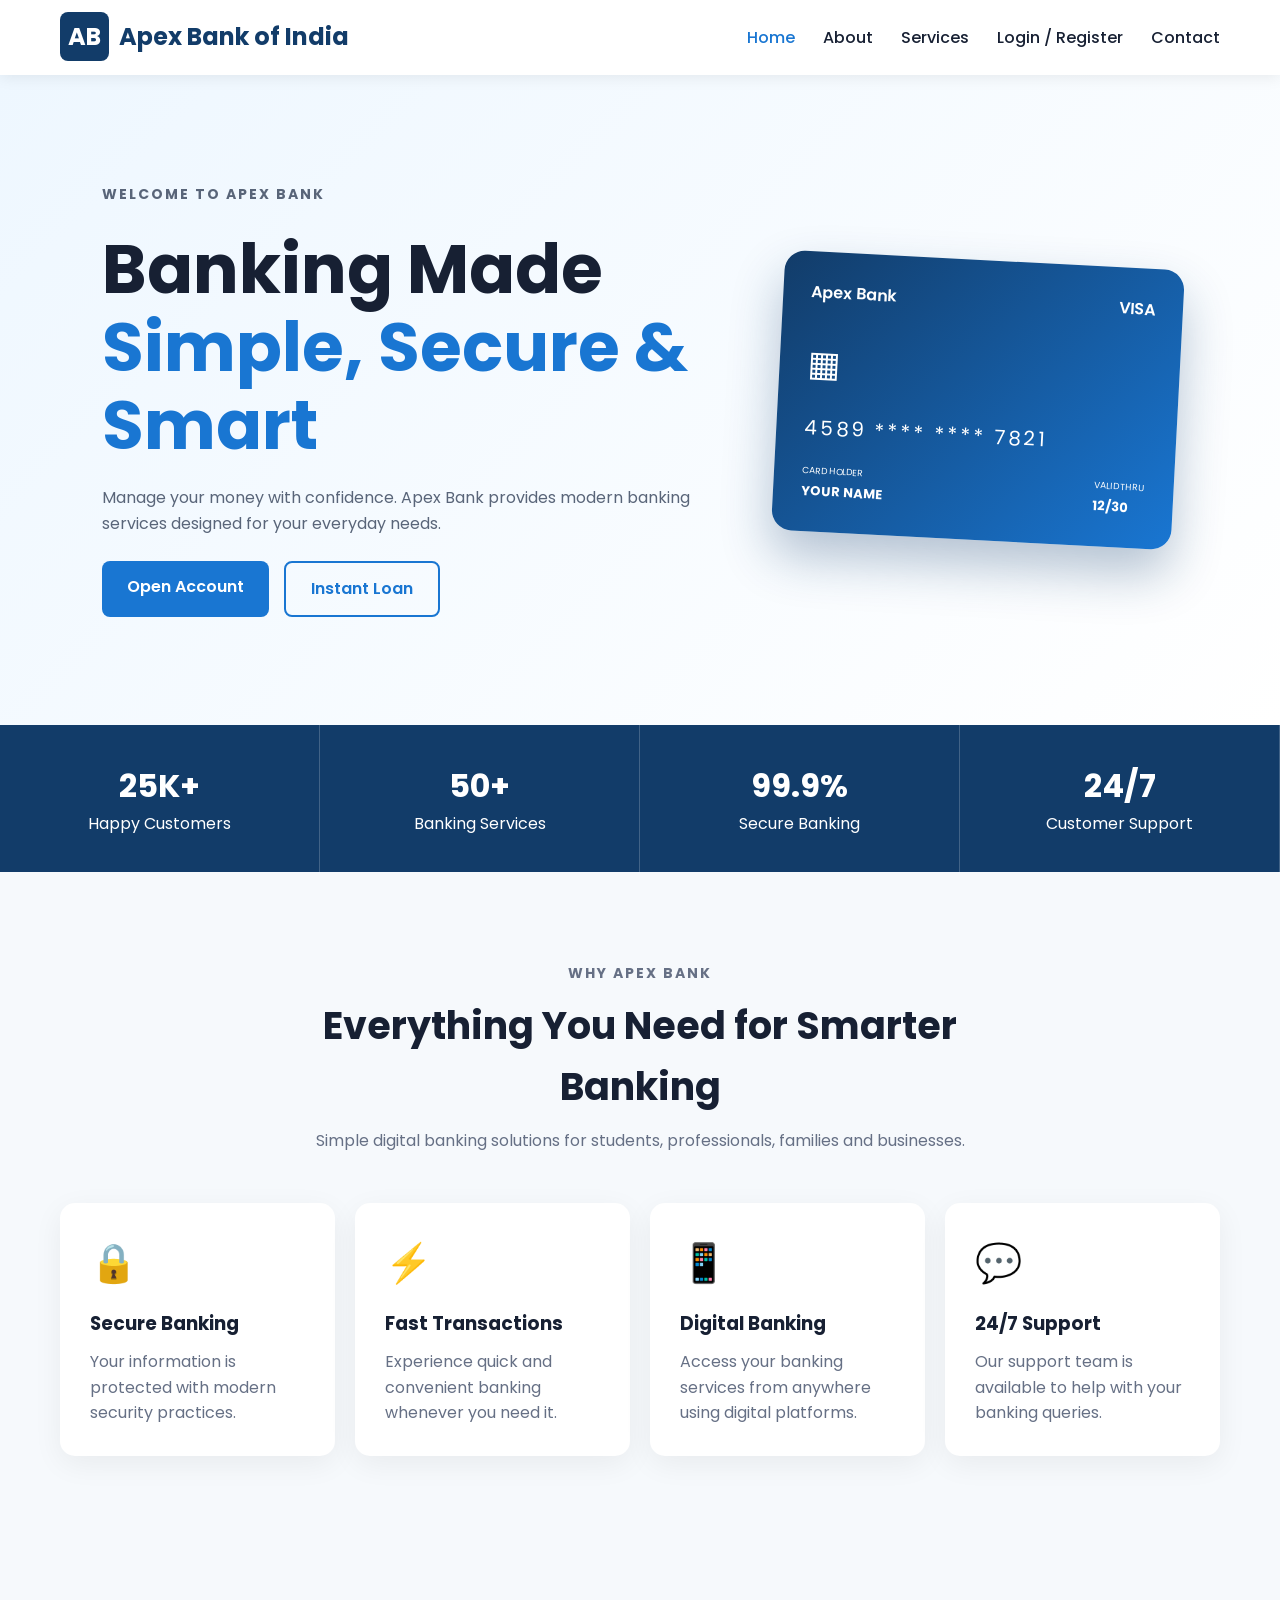
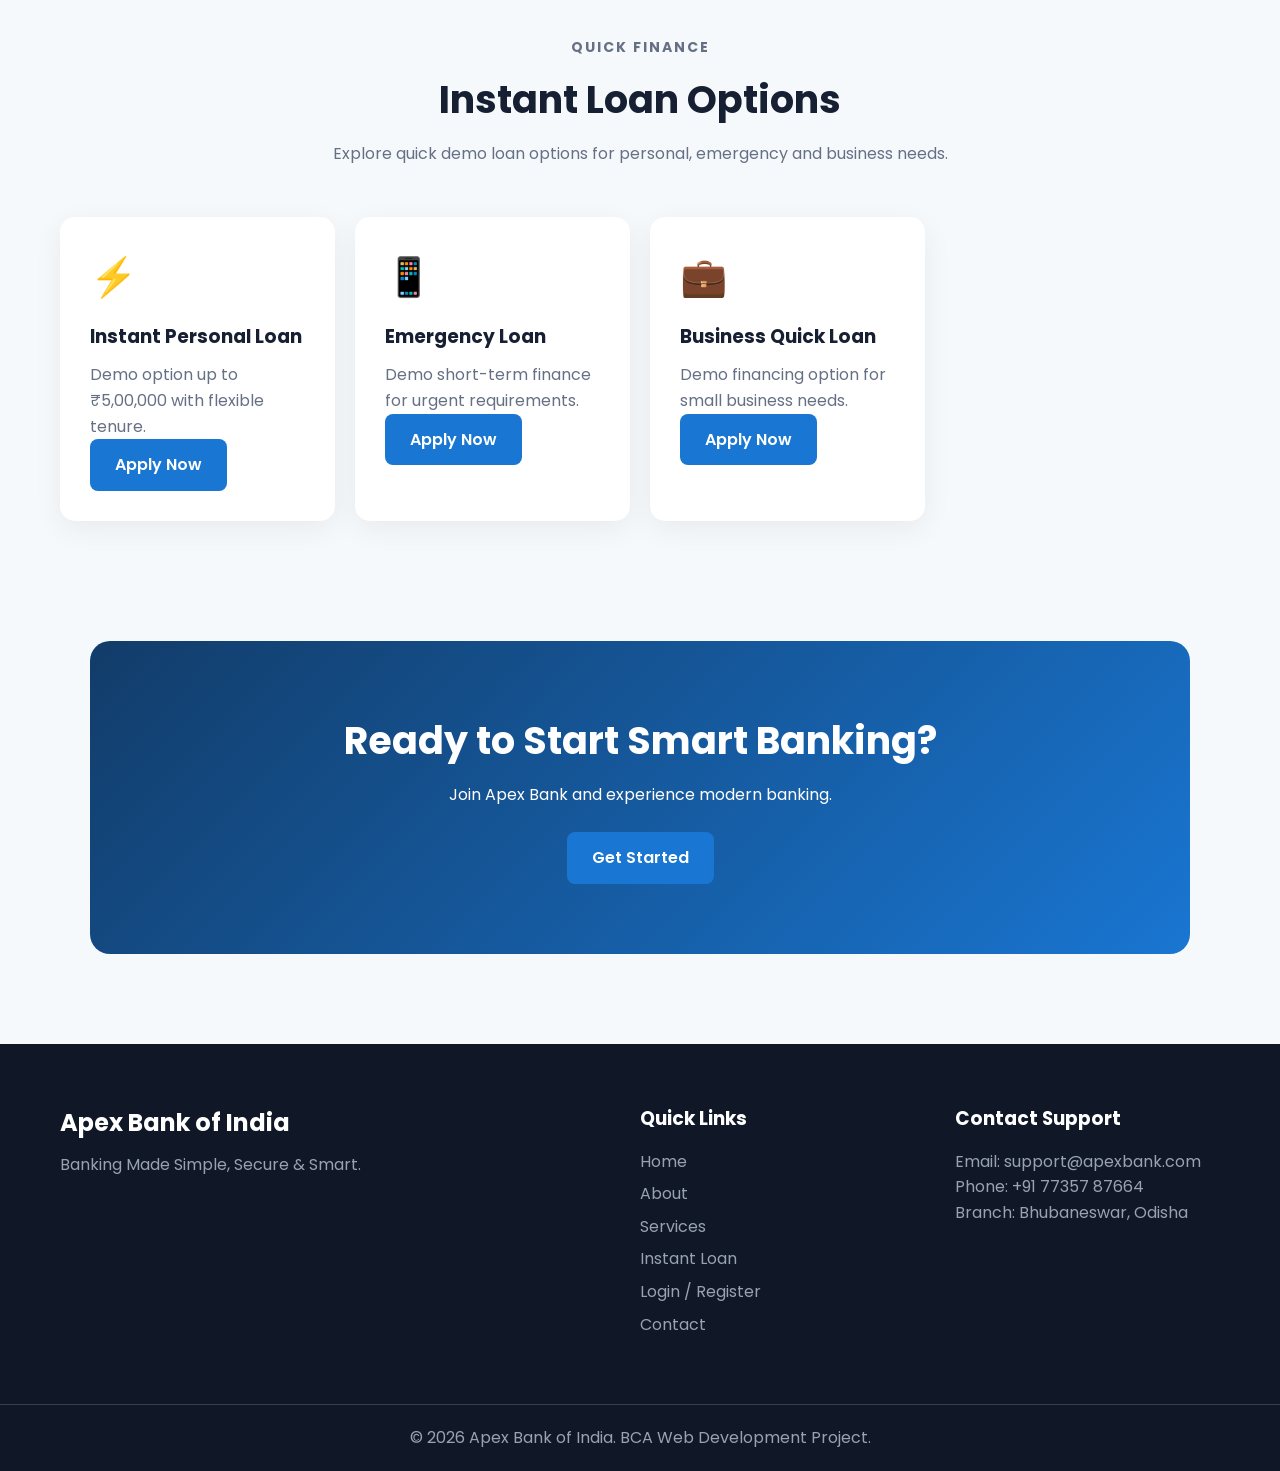
<file: Project Apexx.html>
<!DOCTYPE html>
<html lang="en">
<head>
    <meta charset="UTF-8">
    <meta name="viewport" content="width=device-width, initial-scale=1.0">
    <title>Apex Bank of India</title>

    <link rel="stylesheet" href="style css.css">
    <link rel="preconnect" href="https://fonts.googleapis.com">
    <link href="https://fonts.googleapis.com/css2?family=Poppins:wght@300;400;500;600;700&display=swap" rel="stylesheet">
</head>

<body>

<header>
    <nav class="navbar">
        <a href="Project Apexx.html" class="logo">
            <span>AB</span> Apex Bank of India
        </a>

        <button class="menu-btn" data-action="toggle-menu">☰</button>

        <ul class="nav-links" id="navLinks">
            <li><a href="Project Apexx.html" class="active">Home</a></li>
            <li><a href="about.html">About</a></li>
            <li><a href="services.html">Services</a></li>
            <li><a href="login.html">Login / Register</a></li>
            <li><a href="contact.html">Contact</a></li>
        </ul>
    </nav>
</header>

<main>

<section class="hero">
    <div class="hero-content">
        <p class="small-title">WELCOME TO APEX BANK</p>

        <h1>Banking Made <span>Simple, Secure & Smart</span></h1>

        <p>
            Manage your money with confidence. Apex Bank provides
            modern banking services designed for your everyday needs.
        </p>

        <div class="hero-buttons">
            <a href="login.html" class="btn">Open Account</a>
            <a href="instant-loan.html" class="btn btn-outline">Instant Loan</a>
        </div>
    </div>

    <div class="bank-card">
        <div class="card-top">
            <span>Apex Bank</span>
            <span>VISA</span>
        </div>

        <div class="chip">▦</div>

        <p class="card-number">4589  ****  ****  7821</p>

        <div class="card-bottom">
            <div>
                <small>CARD HOLDER</small>
                <strong>YOUR NAME</strong>
            </div>

            <div>
                <small>VALID THRU</small>
                <strong>12/30</strong>
            </div>
        </div>
    </div>
</section>

<section class="stats">
    <div>
        <h2>25K+</h2>
        <p>Happy Customers</p>
    </div>

    <div>
        <h2>50+</h2>
        <p>Banking Services</p>
    </div>

    <div>
        <h2>99.9%</h2>
        <p>Secure Banking</p>
    </div>

    <div>
        <h2>24/7</h2>
        <p>Customer Support</p>
    </div>
</section>

<section class="section">
    <div class="section-heading">
        <p class="small-title">WHY APEX BANK</p>
        <h2>Everything You Need for Smarter Banking</h2>
        <p>
            Simple digital banking solutions for students,
            professionals, families and businesses.
        </p>
    </div>

    <div class="feature-grid">

        <div class="feature-card">
            <div class="icon">🔒</div>
            <h3>Secure Banking</h3>
            <p>
                Your information is protected with modern
                security practices.
            </p>
        </div>

        <div class="feature-card">
            <div class="icon">⚡</div>
            <h3>Fast Transactions</h3>
            <p>
                Experience quick and convenient banking
                whenever you need it.
            </p>
        </div>

        <div class="feature-card">
            <div class="icon">📱</div>
            <h3>Digital Banking</h3>
            <p>
                Access your banking services from anywhere
                using digital platforms.
            </p>
        </div>

        <div class="feature-card">
            <div class="icon">💬</div>
            <h3>24/7 Support</h3>
            <p>
                Our support team is available to help
                with your banking queries.
            </p>
        </div>

    </div>
</section>

<section class="instant-home-section section">
    <div class="section-heading">
        <p class="small-title">QUICK FINANCE</p>
        <h2>Instant Loan Options</h2>
        <p>Explore quick demo loan options for personal, emergency and business needs.</p>
    </div>
    <div class="feature-grid">
        <div class="feature-card"><div class="icon">⚡</div><h3>Instant Personal Loan</h3><p>Demo option up to ₹5,00,000 with flexible tenure.</p><a href="instant-loan.html" class="btn">Apply Now</a></div>
        <div class="feature-card"><div class="icon">📱</div><h3>Emergency Loan</h3><p>Demo short-term finance for urgent requirements.</p><a href="instant-loan.html" class="btn">Apply Now</a></div>
        <div class="feature-card"><div class="icon">💼</div><h3>Business Quick Loan</h3><p>Demo financing option for small business needs.</p><a href="instant-loan.html" class="btn">Apply Now</a></div>
    </div>
</section>

<section class="cta">
    <h2>Ready to Start Smart Banking?</h2>
    <p>Join Apex Bank and experience modern banking.</p>
    <a href="login.html" class="btn">Get Started</a>
</section>

</main>

<footer>
    <div class="footer-content">
        <div>
            <h2>Apex Bank of India</h2>
            <p>Banking Made Simple, Secure & Smart.</p>
        </div>

        <div>
            <h3>Quick Links</h3>
            <a href="Project Apexx.html">Home</a>
            <a href="about.html">About</a>
            <a href="services.html">Services</a>
            <a href="instant-loan.html">Instant Loan</a>
            <a href="login.html">Login / Register</a>
            <a href="contact.html">Contact</a>
            
        </div>

        <div>
            <h3>Contact Support</h3>
            <p>Email: support@apexbank.com</p>
            <p>Phone: +91 77357 87664</p>
            <p>Branch: Bhubaneswar, Odisha</p>
        </div>
    </div>

    <div class="copyright">
        <p>© 2026 Apex Bank of India. BCA Web Development Project.</p>
    </div>
</footer>

<script src="jsscript.js"></script>
</body>
</html>
</file>
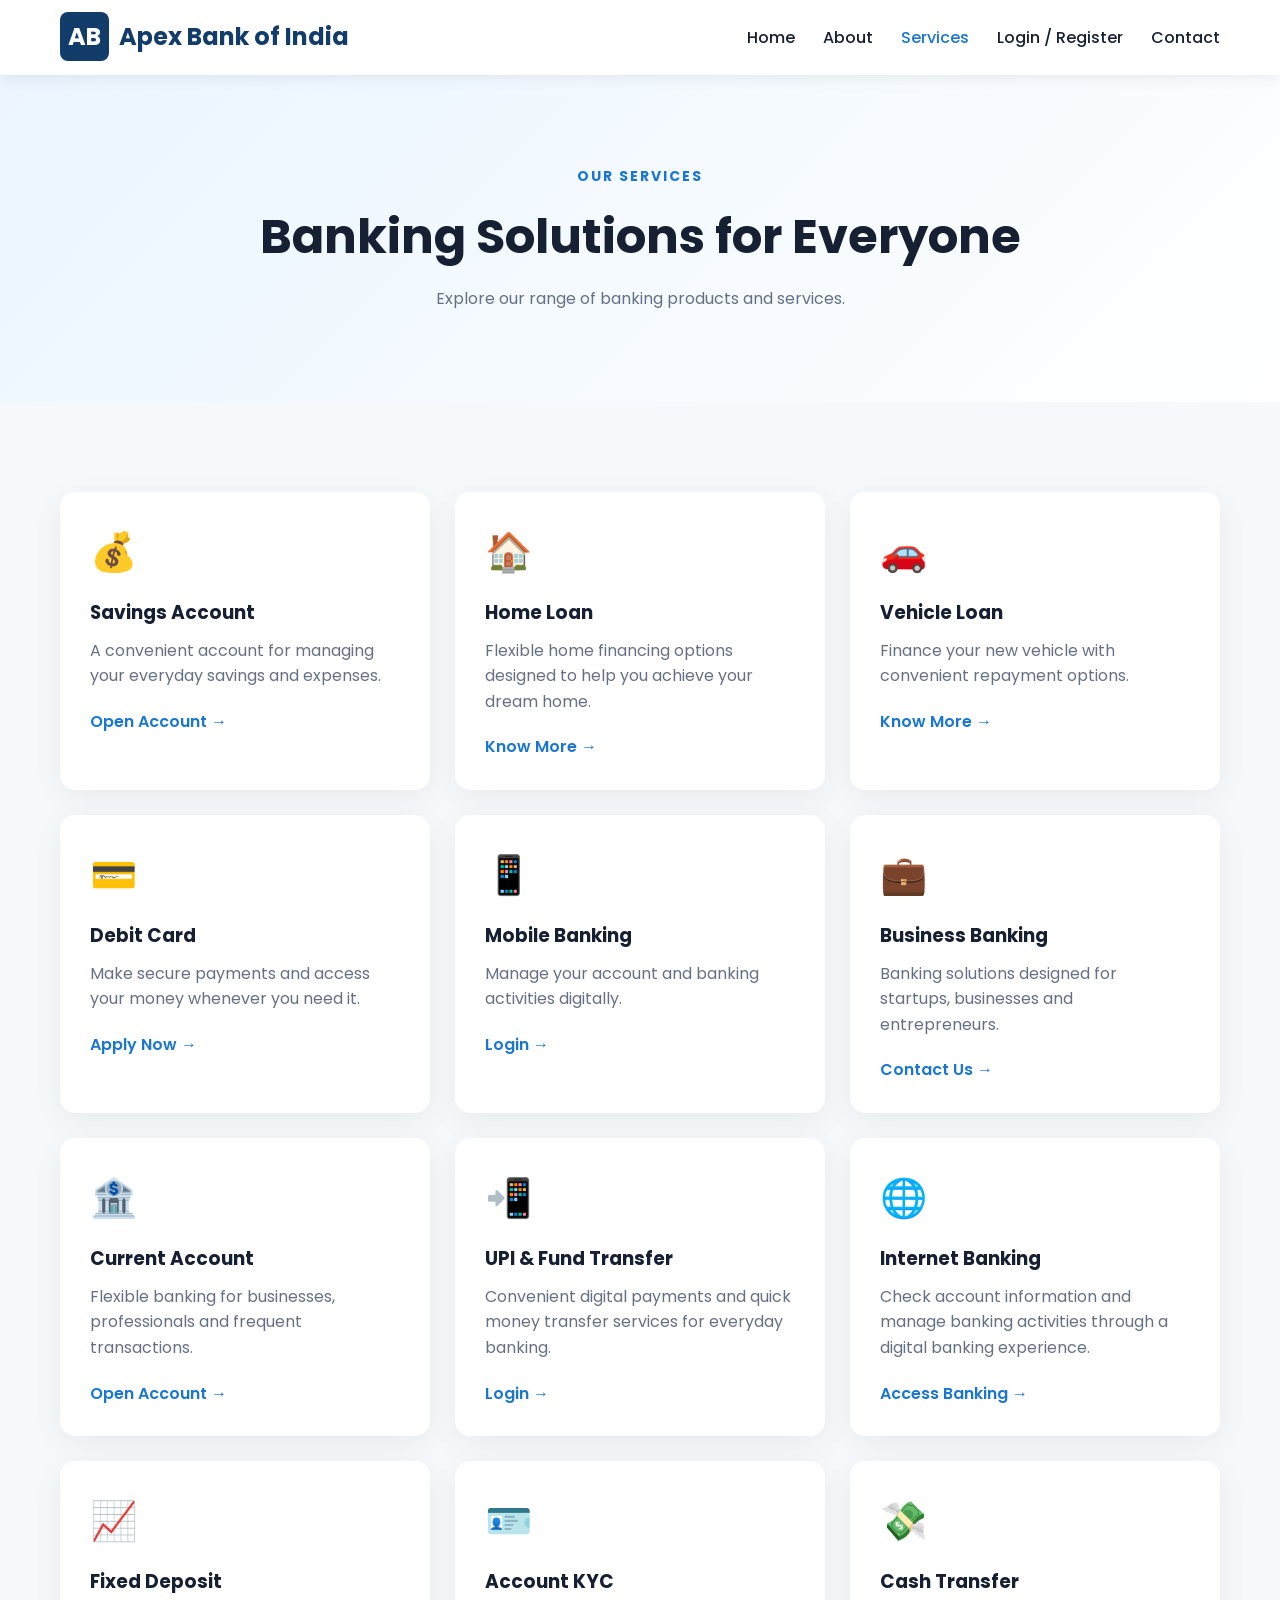
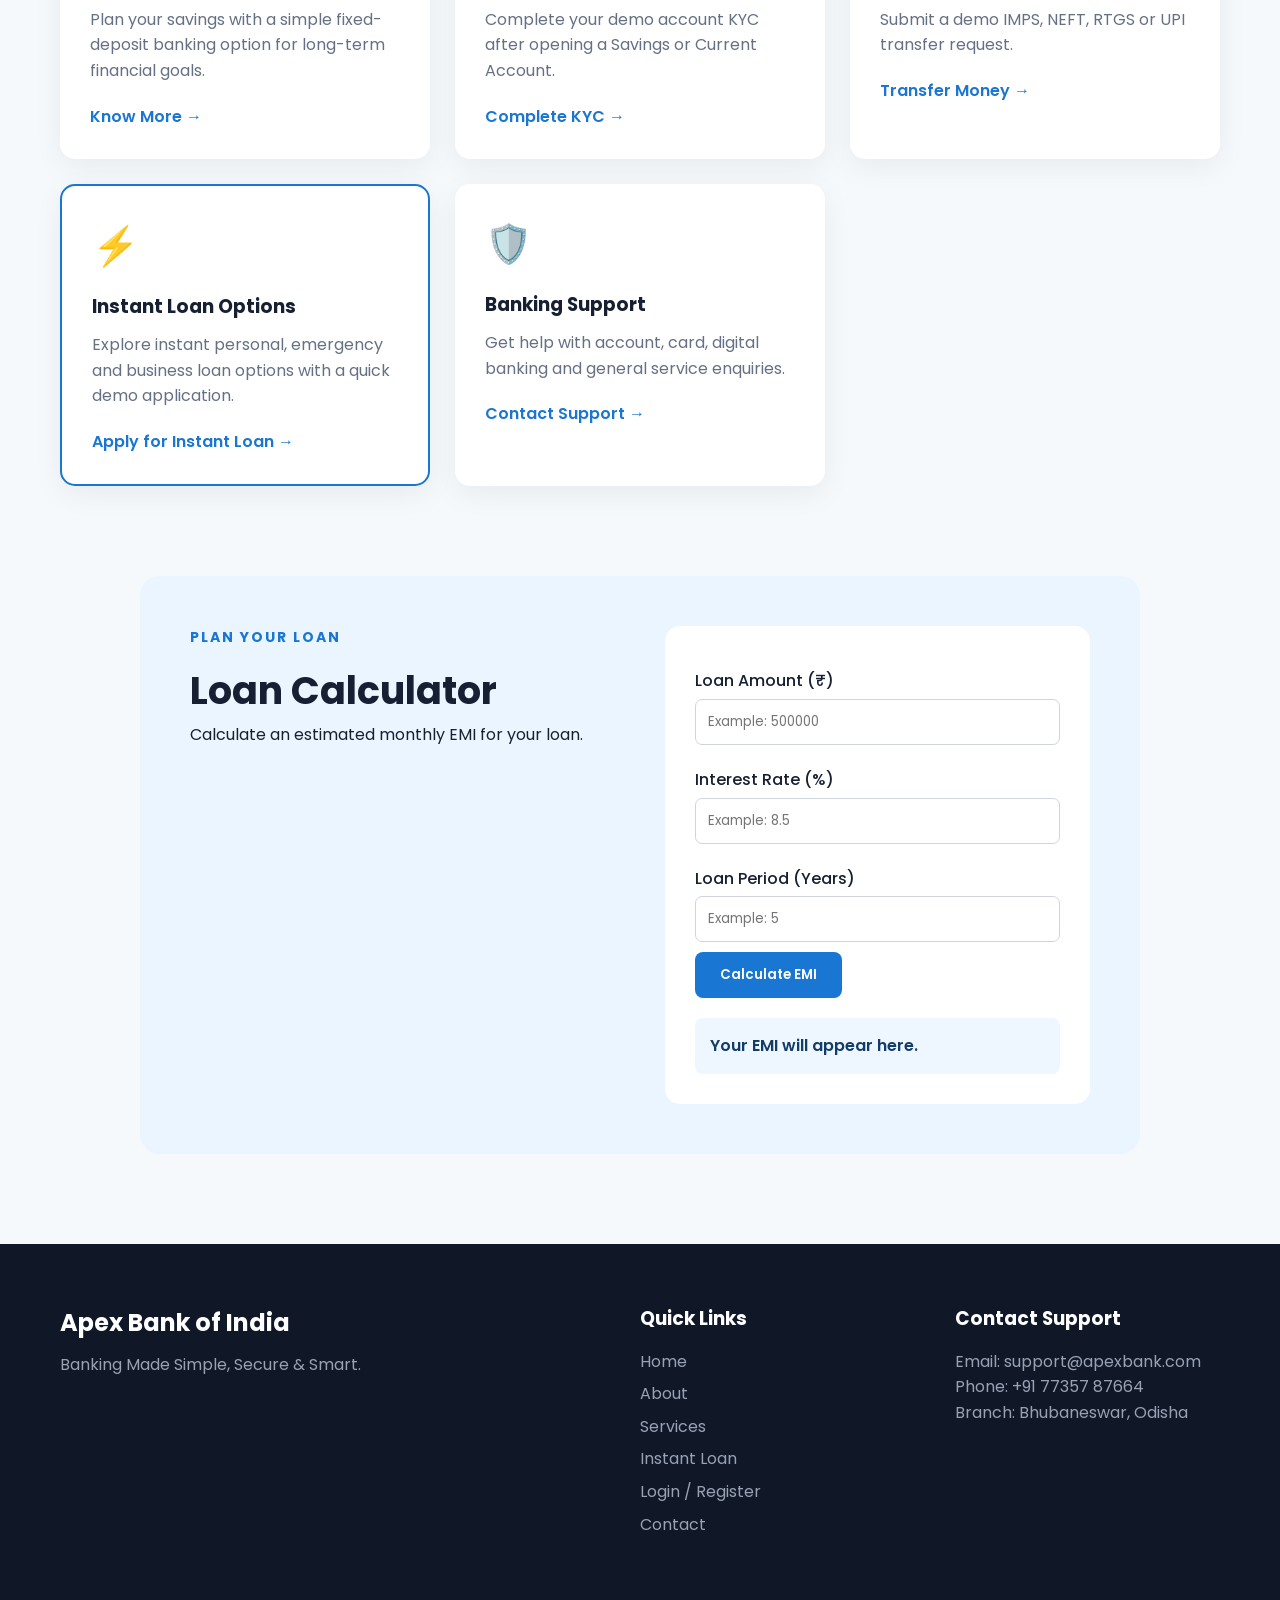
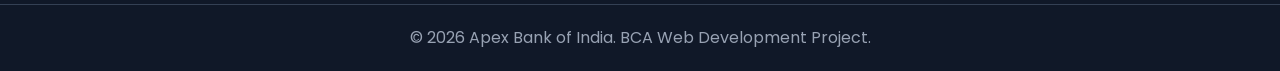
<file: services.html>
<!DOCTYPE html>
<html lang="en">

<head>

    <meta charset="UTF-8">
    <meta name="viewport" content="width=device-width, initial-scale=1.0">

    <title>Apex Bank of India | Services</title>

    <link rel="stylesheet" href="style css.css">

    <link rel="preconnect" href="https://fonts.googleapis.com">
    <link href="https://fonts.googleapis.com/css2?family=Poppins:wght@300;400;500;600;700&display=swap" rel="stylesheet">

</head>

<body>

<header>

<nav class="navbar">

    <a href="Project Apexx.html" class="logo">
        <span>AB</span> Apex Bank of India
    </a>

    <button class="menu-btn" data-action="toggle-menu">☰</button>

    <ul class="nav-links" id="navLinks">

        <li><a href="Project Apexx.html">Home</a></li>

        <li><a href="about.html">About</a></li>

        <li><a href="services.html" class="active">Services</a></li>

        <li><a href="login.html">Login / Register</a></li>

        <li><a href="contact.html">Contact</a></li>

    </ul>

</nav>

</header>

<main>

<section class="page-banner">

    <p class="small-title">OUR SERVICES</p>

    <h1>Banking Solutions for Everyone</h1>

    <p>
        Explore our range of banking products and services.
    </p>

</section>

<section class="section">

<div class="service-grid">

    <div class="service-card">

        <div class="service-icon">💰</div>

        <h3>Savings Account</h3>

        <p>
            A convenient account for managing your everyday
            savings and expenses.
        </p>

        <a href="login.html">Open Account →</a>

    </div>


    <div class="service-card">

        <div class="service-icon">🏠</div>

        <h3>Home Loan</h3>

        <p>
            Flexible home financing options designed to help
            you achieve your dream home.
        </p>

        <a href="contact.html">Know More →</a>

    </div>


    <div class="service-card">

        <div class="service-icon">🚗</div>

        <h3>Vehicle Loan</h3>

        <p>
            Finance your new vehicle with convenient repayment
            options.
        </p>

        <a href="contact.html">Know More →</a>

    </div>


    <div class="service-card">

        <div class="service-icon">💳</div>

        <h3>Debit Card</h3>

        <p>
            Make secure payments and access your money
            whenever you need it.
        </p>

        <a href="login.html">Apply Now →</a>

    </div>


    <div class="service-card">

        <div class="service-icon">📱</div>

        <h3>Mobile Banking</h3>

        <p>
            Manage your account and banking activities
            digitally.
        </p>

        <a href="login.html">Login →</a>

    </div>


    <div class="service-card">

        <div class="service-icon">💼</div>

        <h3>Business Banking</h3>

        <p>
            Banking solutions designed for startups,
            businesses and entrepreneurs.
        </p>

        <a href="contact.html">Contact Us →</a>

    </div>

    <div class="service-card">
        <div class="service-icon">🏦</div>
        <h3>Current Account</h3>
        <p>
            Flexible banking for businesses, professionals and
            frequent transactions.
        </p>
        <a href="login.html">Open Account →</a>
    </div>

    <div class="service-card">
        <div class="service-icon">📲</div>
        <h3>UPI & Fund Transfer</h3>
        <p>
            Convenient digital payments and quick money transfer
            services for everyday banking.
        </p>
        <a href="login.html">Login →</a>
    </div>

    <div class="service-card">
        <div class="service-icon">🌐</div>
        <h3>Internet Banking</h3>
        <p>
            Check account information and manage banking activities
            through a digital banking experience.
        </p>
        <a href="login.html">Access Banking →</a>
    </div>

    <div class="service-card">
        <div class="service-icon">📈</div>
        <h3>Fixed Deposit</h3>
        <p>
            Plan your savings with a simple fixed-deposit banking
            option for long-term financial goals.
        </p>
        <a href="contact.html">Know More →</a>
    </div>

    <div class="service-card">
        <div class="service-icon">🪪</div>
        <h3>Account KYC</h3>
        <p>Complete your demo account KYC after opening a Savings or Current Account.</p>
        <a href="kyc.html">Complete KYC →</a>
    </div>

    <div class="service-card">
        <div class="service-icon">💸</div>
        <h3>Cash Transfer</h3>
        <p>Submit a demo IMPS, NEFT, RTGS or UPI transfer request.</p>
        <a href="cash-transfer.html">Transfer Money →</a>
    </div>

    <div class="service-card instant-loan-highlight">
        <div class="service-icon">⚡</div>
        <h3>Instant Loan Options</h3>
        <p>Explore instant personal, emergency and business loan options with a quick demo application.</p>
        <a href="instant-loan.html">Apply for Instant Loan →</a>
    </div>

    <div class="service-card">
        <div class="service-icon">🛡️</div>
        <h3>Banking Support</h3>
        <p>
            Get help with account, card, digital banking and
            general service enquiries.
        </p>
        <a href="contact.html">Contact Support →</a>
    </div>

</div>

</section>

<section class="loan-calculator">

    <div>

        <p class="small-title">PLAN YOUR LOAN</p>

        <h2>Loan Calculator</h2>

        <p>
            Calculate an estimated monthly EMI for your loan.
        </p>

    </div>

    <div class="calculator-box">

        <label>Loan Amount (₹)</label>

        <input type="number" id="loanAmount" placeholder="Example: 500000">

        <label>Interest Rate (%)</label>

        <input type="number" id="interestRate" placeholder="Example: 8.5">

        <label>Loan Period (Years)</label>

        <input type="number" id="loanYears" placeholder="Example: 5">

        <button class="btn" data-action="calculate-emi">
            Calculate EMI
        </button>

        <div id="emiResult" class="emi-result">
            Your EMI will appear here.
        </div>

    </div>

</section>

</main>

<footer>
    <div class="footer-content">
        <div>
            <h2>Apex Bank of India</h2>
            <p>Banking Made Simple, Secure & Smart.</p>
        </div>

        <div>
            <h3>Quick Links</h3>
            <a href="Project Apexx.html">Home</a>
            <a href="about.html">About</a>
            <a href="services.html">Services</a>
            <a href="instant-loan.html">Instant Loan</a>
            <a href="login.html">Login / Register</a>
            <a href="contact.html">Contact</a>
            
        </div>

        <div>
            <h3>Contact Support</h3>
            <p>Email: support@apexbank.com</p>
            <p>Phone: +91 77357 87664</p>
            <p>Branch: Bhubaneswar, Odisha</p>
        </div>
    </div>

    <div class="copyright">
        <p>© 2026 Apex Bank of India. BCA Web Development Project.</p>
    </div>
</footer>

<script src="jsscript.js"></script>
</body>
</html>
</file>
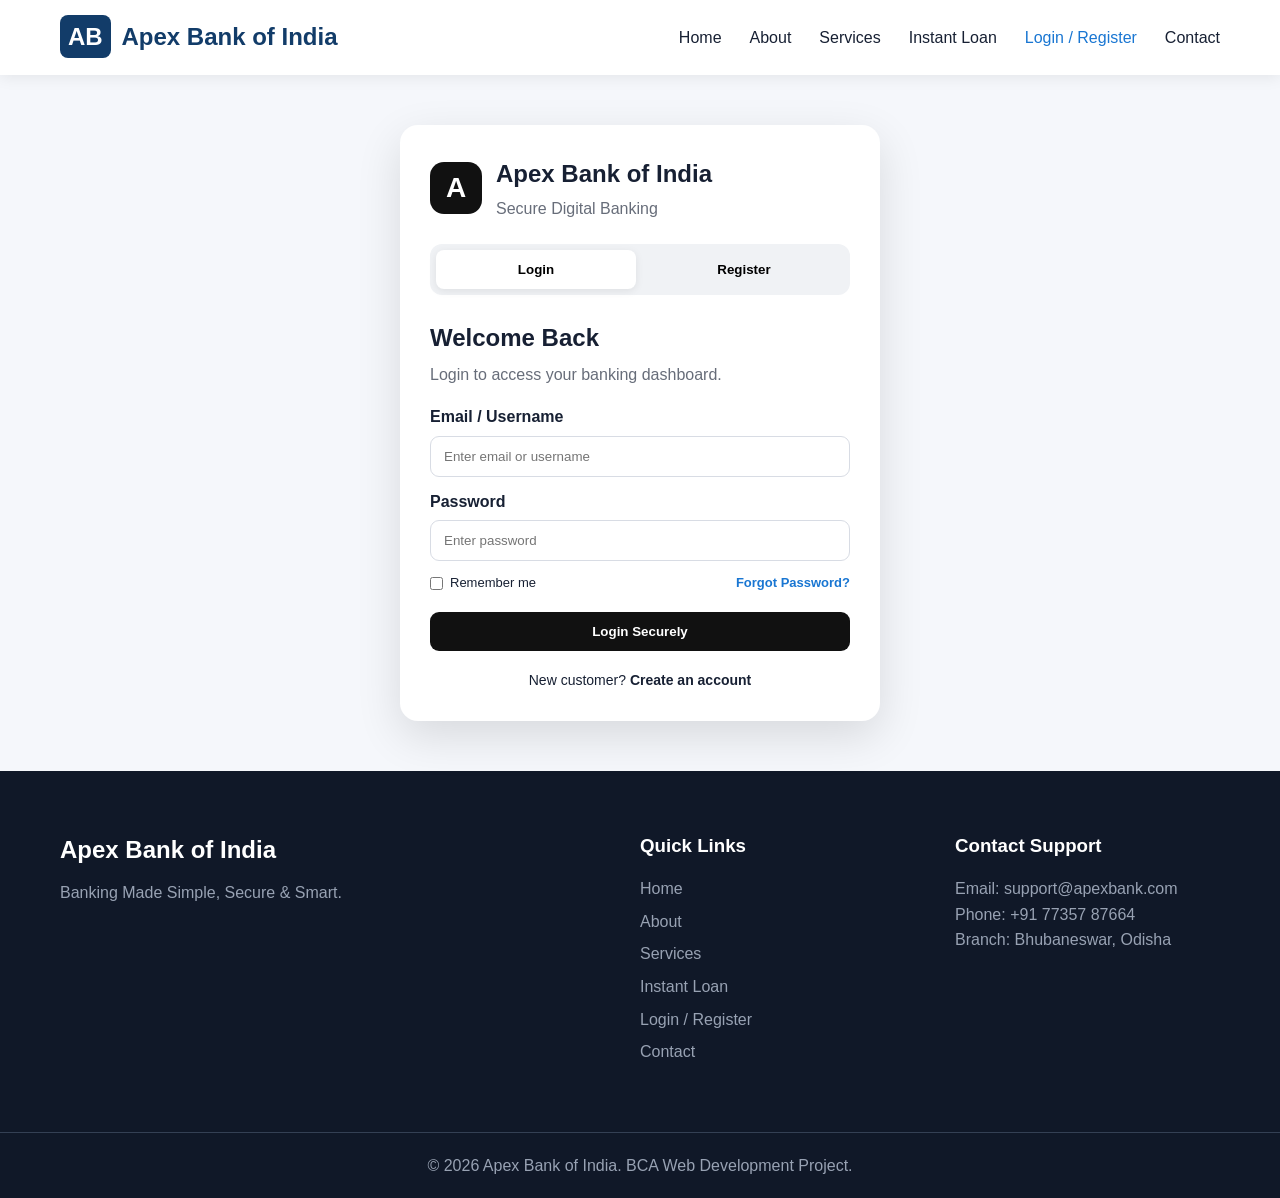
<file: statement.html>
<!DOCTYPE html>
<html lang="en">
<head>
<meta charset="UTF-8">
<meta name="viewport" content="width=device-width, initial-scale=1.0">
<title>Apex Bank | Account Statement</title>
<link rel="stylesheet" href="style css.css">
</head>
<body data-page="statement" class="dashboard-page">
<header>
  <nav class="navbar">
    <div class="logo">APEX BANK OF INDIA</div>.
    <button class="menu-toggle" data-action="toggle-menu">☰</button>
    <ul class="nav-links" id="navLinks">
      <li><a href="Project Apexx.html">Home</a></li>
      <li><a href="dashboard.html">Dashboard</a></li>
      <li><a href="services.html">Services</a></li>
      <li><a href="cash-transfer.html">Transfer</a></li>
      <li><a class="active" href="statement.html">Statement</a></li>
      <li><a href="contact.html">Contact</a></li>
    </ul>
  </nav>
</header>
<main class="dashboard-container">
  <section class="dashboard-welcome">
    <div>
      <p class="eyebrow">ACCOUNT STATEMENT</p><h1>Transaction Statement</h1><p>View your account activity and current balance.</p>
    </div>
    <div>
      <button class="secondary-btn" data-action="print">🖨 Print Statement</button>
    </div>
  </section>
  <section class="dashboard-grid">
    <div class="dashboard-card">
      <p>Account Holder</p><h2 id="stName">—</h2><small id="stEmail">—</small>
    </div>
    <div class="dashboard-card">
      <p>Account Number</p><h2 id="stAccount">—</h2><small id="stType">—</small>
    </div>
    <div class="dashboard-card balance-card">
      <p>Current Balance</p><h2>₹<span id="stBalance">0.00</span></h2><small>Demo balance</small>
    </div>
  </section>
  <section class="dashboard-panel">
    <div class="panel-head">
      <div>
        <h2>Transaction History</h2><p id="statementCount">0 transactions</p>
      </div>
      <button class="secondary-btn" data-nav="cash-transfer.html">+ New Transfer</button>
    </div>
    <div class="statement-table-wrap">
      <table class="statement-table">
        <thead>
          <tr>
            <th>Date</th>
            <th>Description</th>
            <th>Mode</th>
            <th>Reference</th>
            <th>Credit</th>
            <th>Debit</th>
            <th>Balance</th>
          </tr>
        </thead>
        <tbody id="statementBody"></tbody>
      </table>
    </div>
    <div id="statementEmpty" class="empty-state" style="display:none">No transactions are available yet.</div>
  </section>
  <section class="dashboard-panel statement-note"><strong>Demo Notice:</strong> This statement is generated from browser localStorage for the college project. It does not represent a real bank statement and no real money is transferred.</section>
</main>
<footer>
  <div class="footer-content">
    <div>
      <h2>Apex Bank of India</h2><p>Banking Made Simple, Secure & Smart.</p>
    </div>
    <div>
      <h3>Quick Links</h3>
      <a href="Project Apexx.html">Home</a>
      <a href="about.html">About</a>
      <a href="services.html">Services</a>
      <a href="instant-loan.html">Instant Loan</a>
      <a href="login.html">Login / Register</a>
      <a href="contact.html">Contact</a>
    </div>
    <div>
      <h3>Contact Support</h3><p>Email: support@apexbank.com</p><p>Phone: +91 77357 87664</p><p>Branch: Bhubaneswar, Odisha</p>
    </div>
  </div>
  <div class="copyright">
    <p>© 2026 Apex Bank of India. BCA Web Development Project.</p>
  </div>
</footer>
<script src="jsscript.js"></script>
</body>
</html>
</file>
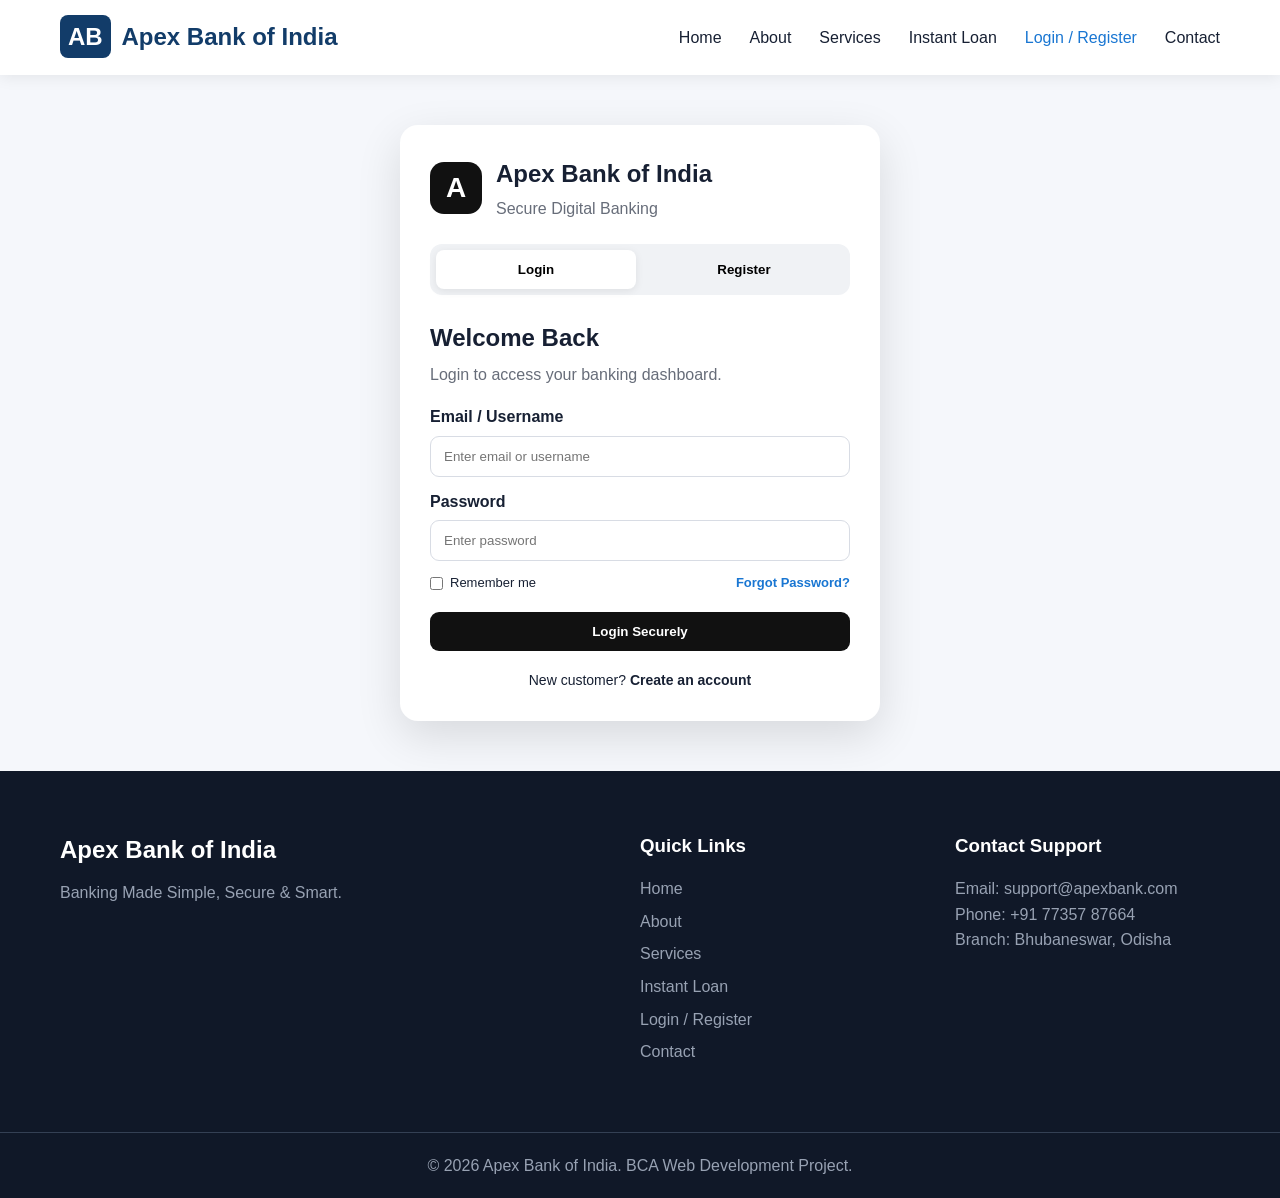
<file: user-home.html>
<!DOCTYPE html>
<html lang="en">
<head>
<meta charset="UTF-8"><meta name="viewport" content="width=device-width, initial-scale=1.0">
<title>Apex Bank | User Home</title>
<link rel="stylesheet" href="style css.css">
</head>
<body data-page="user-home" class="dashboard-page user-home-page">
<header>
<nav class="navbar">
  <a href="user-home.html" class="logo"><span>AB</span> Apex Bank of India</a>
  <button class="menu-btn" data-action="toggle-menu">☰</button>
  <ul class="nav-links" id="navLinks">
    <li><a class="active" href="user-home.html">Home</a></li>
    <li><a href="dashboard.html">Dashboard</a></li>
    <li id="accountNavItem"><a href="account-opening.html">Open Account</a></li>
    <li><a href="kyc.html">KYC</a></li>
    <li><a href="cash-transfer.html">Transfer</a></li>
    <li><a href="statement.html">Statement</a></li>
    <li><a href="contact.html">Contact</a></li>
  </ul>
</nav>
</header>

<main class="dashboard-container">
  <section class="dashboard-welcome user-home-hero">
    <div>
      <p class="eyebrow">APEX DIGITAL BANKING</p>
      <h1>Welcome, <span id="userHomeName">Customer</span> 👋</h1>
      <p>Your personal banking home. Manage your account, transfer funds, view statements and access eligible loan options.</p>
    </div>
    <button class="logout-btn" data-action="logout">Logout</button>
  </section>

  <section class="dashboard-grid">
    <div class="dashboard-card balance-card">
      <p>Available Balance</p>
      <h2>₹<span id="userHomeBalance">0.00</span></h2>
      <small>Current demo account balance</small>
    </div>
    <div class="dashboard-card">
      <p>Account Number</p>
      <h2 id="userHomeAccount">—</h2>
      <small id="userHomeAccountType">Account type not selected</small>
    </div>
    <div class="dashboard-card">
      <p>KYC Status</p>
      <h2 id="userHomeKyc">Pending</h2>
      <small id="userHomeCard">Card not selected</small>
    </div>
  </section>

  <section class="dashboard-panel" id="userLoanStatusPanel"><div class="panel-head"><h2>Loan Status</h2></div><p id="userLoanStatus">No loan application yet.</p></section>

  <section class="user-home-loan-banner">
    <div>
      <p class="small-title">EMERGENCY FINANCE</p>
      <h2>Emergency Loan up to ₹20,000</h2>
      <p>Need quick financial support? Eligible logged-in users can submit a demo emergency-loan request up to ₹20,000.</p>
    </div>
    <div class="loan-limit-badge">UP TO<br><strong>₹20,000</strong></div>
  </section>

  <section class="account-opening-wrap user-home-loan-wrap">
    <div class="account-opening-card">
      <p class="small-title">QUICK APPLICATION</p>
      <h2>Apply for Emergency Loan</h2>
      <form data-form-action="emergency-loan">
        <label>Loan Amount (₹)</label>
        <input id="emergencyLoanAmount" type="number" min="1000" max="20000" step="500" placeholder="Enter amount up to ₹20,000" required>
        <label>Tenure</label>
        <select id="emergencyLoanTenure" required>
          <option value="">Select tenure</option>
          <option value="3">3 Months</option>
          <option value="6">6 Months</option>
          <option value="9">9 Months</option>
          <option value="12">12 Months</option>
        </select>
        <label>Purpose</label>
        <select id="emergencyLoanPurpose" required>
          <option value="">Select purpose</option>
          <option>Medical Emergency</option>
          <option>Education Need</option>
          <option>Family Emergency</option>
          <option>Urgent Personal Expense</option>
        </select>
        <button class="primary-btn" type="submit">Apply for Emergency Loan</button>
        <p class="form-note">Demo only — no real loan is approved or disbursed.</p>
      </form>
    </div>
  </section>

  <section class="dashboard-panel">
    <div class="panel-head"><h2>Quick Banking</h2></div>
    <div class="quick-actions">
      <button data-nav="dashboard.html">📊 Dashboard</button>
      <button id="manageAccountAction" data-nav="account-opening.html">🏦 Open Account</button>
      <button data-nav="kyc.html">🪪 Complete KYC</button>
      <button data-nav="cash-transfer.html">💸 Cash Transfer</button>
      <button data-nav="statement.html">📄 Account Statement</button>
      <button data-nav="instant-loan.html">⚡ Other Loans</button>
    </div>
  </section>
</main>

<div id="bankModal" class="bank-modal" aria-hidden="true">
  <div class="bank-modal-content">
    <button class="modal-close" data-action="close-modal">×</button>
    <div id="modalIcon" class="modal-icon">✓</div>
    <h2 id="modalTitle">Apex Bank</h2>
    <p id="modalMessage"></p>
    <button class="primary-btn modal-btn" data-action="close-modal">Continue</button>
  </div>
</div>

<footer>
<div class="footer-content">
  <div><h2>Apex Bank of India</h2><p>Banking Made Simple, Secure & Smart.</p></div>
  <div><h3>Quick Links</h3><a href="user-home.html">Home</a><a href="dashboard.html">Dashboard</a><a id="footerAccountLink" href="account-opening.html">Open Account</a><a href="services.html">Services</a><a href="statement.html">Statement</a><a href="contact.html">Contact</a></div>
  <div><h3>Contact Support</h3><p>Email: support@apexbank.com</p><p>Phone: +91 77357 87664</p><p>Branch: Bhubaneswar, Odisha</p></div>
</div>
<div class="copyright"><p>© 2026 Apex Bank of India. BCA Web Development Project.</p></div>
</footer>
<script src="jsscript.js"></script>
</body>
</html>
</file>
<file: style css.css>
* {
    margin: 0;
    padding: 0;
    box-sizing: border-box;
}

html {
    scroll-behavior: smooth;
}

body {
    font-family: "Poppins", sans-serif;
    color: #172033;
    background: #f6f9fc;
    line-height: 1.6;
}

a {
    text-decoration: none;
}

ul {
    list-style: none;
}

/* ================= NAVBAR ================= */
header {
    background: white;
    position: sticky;
    top: 0;
    z-index: 1000;
    box-shadow: 0 2px 15px rgba(0, 0, 0, 0.08);
}

.navbar {
    max-width: 1200px;
    margin: auto;
    min-height: 75px;
    display: flex;
    align-items: center;
    justify-content: space-between;
    padding: 0 20px;
}

.logo {
    font-size: 24px;
    font-weight: 700;
    color: #123c69;
}

.logo span {
    background: #123c69;
    color: white;
    padding: 8px;
    border-radius: 8px;
    margin-right: 5px;
}

.nav-links {
    display: flex;
    gap: 28px;
}

.nav-links a {
    color: #172033;
    font-weight: 500;
    transition: 0.3s;
}

.nav-links a:hover,
.nav-links a.active {
    color: #1976d2;
}

.menu-btn {
    display: none;
    border: none;
    background: transparent;
    font-size: 28px;
    cursor: pointer;
}

/* ================= HERO ================= */
.hero {
    min-height: 650px;
    padding: 80px 8%;
    display: flex;
    align-items: center;
    justify-content: space-between;
    gap: 50px;
    background: linear-gradient(135deg, #eef7ff, #ffffff);
}

.hero-content {
    max-width: 600px;
    animation: slideLeft 1s ease;
}

.small-title {
    color: #1976d2;
    font-size: 14px;
    font-weight: 700;
    letter-spacing: 2px;
    margin-bottom: 12px;
}

.hero h1 {
    font-size: clamp(40px, 6vw, 68px);
    line-height: 1.15;
    margin-bottom: 20px;
}

.hero h1 span {
    color: #1976d2;
}

.hero p {
    color: #596579;
    margin-bottom: 25px;
}

.hero-buttons {
    display: flex;
    gap: 15px;
    flex-wrap: wrap;
}

.btn {
    display: inline-block;
    border: none;
    background: #1976d2;
    color: white;
    padding: 13px 25px;
    border-radius: 8px;
    font-family: inherit;
    font-weight: 600;
    cursor: pointer;
    transition: 0.3s;
}

.btn:hover {
    transform: translateY(-3px);
    box-shadow: 0 10px 25px rgba(25, 118, 210, 0.25);
}

.btn-outline {
    background: transparent;
    color: #1976d2;
    border: 2px solid #1976d2;
}

/* ================= BANK CARD ================= */
.bank-card {
    width: 400px;
    min-height: 245px;
    padding: 28px;
    border-radius: 20px;
    color: white;
    background: linear-gradient(135deg, #123c69, #1976d2);
    box-shadow: 0 25px 50px rgba(18, 60, 105, 0.3);
    transform: rotate(3deg);
    animation: floatCard 4s ease-in-out infinite;
}

.card-top,
.card-bottom {
    display: flex;
    justify-content: space-between;
}

.card-top {
    font-weight: 600;
}

.chip {
    margin-top: 30px;
    font-size: 35px;
}

.card-number {
    font-size: 20px;
    letter-spacing: 3px;
    color: white !important;
    margin: 20px 0 !important;
}

.card-bottom small {
    display: block;
    font-size: 9px;
}

.card-bottom strong {
    font-size: 13px;
}

/* ================= STATS ================= */
.stats {
    background: #123c69;
    color: white;
    display: grid;
    grid-template-columns: repeat(4, 1fr);
    text-align: center;
}

.stats div {
    padding: 35px 10px;
    border-right: 1px solid rgba(255,255,255,0.2);
}

.stats h2 {
    font-size: 32px;
}

/* ================= SECTION ================= */
.section {
    max-width: 1200px;
    margin: auto;
    padding: 90px 20px;
}

.section-heading {
    text-align: center;
    max-width: 650px;
    margin: 0 auto 50px;
}

.section-heading h2 {
    font-size: 38px;
    margin-bottom: 10px;
}

.section-heading p {
    color: #667085;
}

/* ================= FEATURES ================= */
.feature-grid {
    display: grid;
    grid-template-columns: repeat(4, 1fr);
    gap: 20px;
}

.feature-card,
.service-card,
.mission-card {
    background: white;
    padding: 30px;
    border-radius: 15px;
    box-shadow: 0 8px 30px rgba(0,0,0,0.06);
    transition: 0.3s;
}

.feature-card:hover,
.service-card:hover,
.mission-card:hover {
    transform: translateY(-8px);
}

.icon,
.service-icon {
    font-size: 38px;
    margin-bottom: 15px;
}

.feature-card h3,
.service-card h3,
.mission-card h3 {
    margin-bottom: 10px;
}

.feature-card p,
.service-card p,
.mission-card p {
    color: #667085;
}

/* ================= CTA ================= */
.cta {
    margin: 30px auto 90px;
    max-width: 1100px;
    text-align: center;
    color: white;
    background: linear-gradient(135deg, #123c69, #1976d2);
    padding: 70px 20px;
    border-radius: 20px;
}

.cta h2 {
    font-size: 38px;
    margin-bottom: 10px;
}

.cta p {
    margin-bottom: 25px;
}

/* ================= PAGE BANNER ================= */
.page-banner {
    text-align: center;
    padding: 90px 20px;
    background: linear-gradient(135deg, #eaf5ff, #ffffff);
}

.page-banner h1 {
    font-size: 48px;
    margin-bottom: 10px;
}

.page-banner p:last-child {
    color: #667085;
}

/* ================= ABOUT ================= */
.about-section {
    max-width: 1150px;
    margin: auto;
    padding: 90px 20px;
    display: grid;
    grid-template-columns: 1fr 1fr;
    align-items: center;
    gap: 70px;
}

.about-image {
    display: flex;
    justify-content: center;
}

.building {
    width: 350px;
    height: 350px;
    border-radius: 25px;
    background: linear-gradient(135deg, #123c69, #1976d2);
    display: flex;
    justify-content: center;
    align-items: center;
    font-size: 130px;
    box-shadow: 0 20px 50px rgba(18,60,105,0.2);
}

.about-text h2 {
    font-size: 38px;
    margin-bottom: 20px;
}

.about-text p {
    color: #667085;
    margin-bottom: 15px;
}

.check-list li {
    margin: 10px 0;
    color: #1976d2;
    font-weight: 500;
}

/* ================= MISSION ================= */
.mission-section {
    max-width: 1150px;
    margin: auto;
    padding: 20px 20px 90px;
    display: grid;
    grid-template-columns: repeat(3, 1fr);
    gap: 25px;
}

/* ================= SERVICES ================= */
.service-grid {
    display: grid;
    grid-template-columns: repeat(3, 1fr);
    gap: 25px;
}

.service-card a {
    display: inline-block;
    margin-top: 20px;
    color: #1976d2;
    font-weight: 600;
}

/* ================= CALCULATOR ================= */
.loan-calculator {
    max-width: 1000px;
    margin: 0 auto 90px;
    padding: 50px;
    background: #eaf5ff;
    border-radius: 20px;
    display: grid;
    grid-template-columns: 1fr 1fr;
    gap: 50px;
}

.loan-calculator h2 {
    font-size: 38px;
}

.calculator-box {
    background: white;
    padding: 30px;
    border-radius: 15px;
}

.calculator-box label {
    display: block;
    font-weight: 500;
    margin-top: 12px;
}

.calculator-box input {
    width: 100%;
    padding: 12px;
    margin: 5px 0 10px;
    border: 1px solid #d0d5dd;
    border-radius: 7px;
    font-family: inherit;
}

.emi-result {
    margin-top: 20px;
    padding: 15px;
    background: #eef7ff;
    border-radius: 8px;
    color: #123c69;
    font-weight: 600;
}

/* ================= GALLERY ================= */
.gallery {
    max-width: 1200px;
    margin: auto;
    padding: 90px 20px;
    display: grid;
    grid-template-columns: repeat(3, 1fr);
    gap: 25px;
}

.gallery-item {
    background: white;
    border-radius: 15px;
    overflow: hidden;
    box-shadow: 0 8px 25px rgba(0,0,0,0.07);
    transition: 0.3s;
}

.gallery-item:hover {
    transform: translateY(-7px);
}

.gallery-img {
    height: 220px;
    display: flex;
    justify-content: center;
    align-items: center;
    font-size: 90px;
    background: #eaf5ff;
}

.gallery-caption {
    padding: 20px;
}

.gallery-caption p {
    color: #667085;
}

/* ================= AUTH ================= */
.auth-section {
    min-height: 700px;
    max-width: 1150px;
    margin: auto;
    padding: 80px 20px;
    display: grid;
    grid-template-columns: 1fr 450px;
    gap: 70px;
    align-items: center;
}

.auth-info h1 {
    font-size: 48px;
    margin-bottom: 15px;
}

.auth-info > p {
    color: #667085;
}

.security-points {
    margin-top: 30px;
}

.security-points p {
    margin: 15px 0;
    font-weight: 600;
}

.auth-box {
    background: white;
    padding: 35px;
    border-radius: 18px;
    box-shadow: 0 15px 50px rgba(0,0,0,0.08);
}

.form-tabs {
    display: flex;
    margin-bottom: 30px;
    border-bottom: 1px solid #ddd;
}

.tab {
    flex: 1;
    border: none;
    background: transparent;
    padding: 12px;
    font-family: inherit;
    font-size: 16px;
    cursor: pointer;
}

.active-tab {
    color: #1976d2;
    border-bottom: 3px solid #1976d2;
}

.auth-box h2 {
    margin-bottom: 5px;
}

.form-description {
    color: #667085;
    margin-bottom: 20px;
}

.form-group {
    margin-bottom: 15px;
}

.form-group label {
    display: block;
    margin-bottom: 5px;
    font-weight: 500;
}

.form-group input,
.form-group textarea {
    width: 100%;
    padding: 12px;
    border: 1px solid #d0d5dd;
    border-radius: 7px;
    font-family: inherit;
    outline: none;
}

.form-group input:focus,
.form-group textarea:focus {
    border-color: #1976d2;
}

.form-group small {
    display: block;
    color: #e53935;
    min-height: 18px;
}

.remember {
    display: flex;
    justify-content: space-between;
    margin: 15px 0;
    font-size: 13px;
}

.remember a {
    color: #1976d2;
}

.full-btn {
    width: 100%;
}

.hidden {
    display: none;
}

.success-message {
    color: #16803c;
    margin-top: 15px;
    font-weight: 500;
}

/* ================= CONTACT ================= */
.contact-section {
    max-width: 1150px;
    margin: auto;
    padding: 90px 20px;
    display: grid;
    grid-template-columns: 1fr 1fr;
    gap: 70px;
}

.contact-info h2,
.contact-form-box h2 {
    font-size: 32px;
    margin-bottom: 15px;
}

.contact-info > p {
    color: #667085;
    margin-bottom: 30px;
}

.contact-item {
    display: flex;
    gap: 15px;
    margin: 25px 0;
}

.contact-icon {
    width: 45px;
    height: 45px;
    background: #eaf5ff;
    border-radius: 50%;
    display: flex;
    align-items: center;
    justify-content: center;
    font-size: 20px;
}

.contact-item p {
    color: #667085;
}

.contact-form-box {
    background: white;
    padding: 35px;
    border-radius: 18px;
    box-shadow: 0 10px 40px rgba(0,0,0,0.07);
}

/* ================= FOOTER ================= */
footer {
    background: #101828;
    color: white;
}

.footer-content {
    max-width: 1200px;
    margin: auto;
    padding: 60px 20px;
    display: grid;
    grid-template-columns: 2fr 1fr 1fr;
    gap: 50px;
}

.footer-content h2 {
    margin-bottom: 10px;
}

.footer-content h3 {
    margin-bottom: 15px;
}

.footer-content p {
    color: #98a2b3;
}

.footer-content a {
    display: block;
    color: #98a2b3;
    margin: 7px 0;
}

.footer-content a:hover {
    color: white;
}

.copyright {
    text-align: center;
    padding: 20px;
    border-top: 1px solid #344054;
}

.copyright p {
    color: #98a2b3;
}

/* ================= POPUP MODAL ================= */
.modal-overlay {
    position: fixed;
    top: 0;
    left: 0;
    width: 100vw;
    height: 100vh;
    background: rgba(0, 0, 0, 0.65);
    display: flex;
    justify-content: center;
    align-items: center;
    z-index: 99999;
    opacity: 0;
    visibility: hidden;
    transition: 0.3s ease;
}

.modal-overlay.active {
    opacity: 1;
    visibility: visible;
}

.modal-box {
    background: white;
    width: 90%;
    max-width: 420px;
    padding: 35px 25px;
    border-radius: 18px;
    text-align: center;
    box-shadow: 0 20px 40px rgba(0, 0, 0, 0.2);
    transform: translateY(30px);
    transition: 0.3s ease;
}

.modal-overlay.active .modal-box {
    transform: translateY(0);
}

.modal-icon {
    font-size: 55px;
    margin-bottom: 15px;
}

.modal-box h3 {
    font-size: 24px;
    color: #123c69;
    margin-bottom: 10px;
}

.modal-box p {
    color: #596579;
    font-size: 15px;
    margin-bottom: 25px;
}

/* ================= ANIMATIONS ================= */
@keyframes slideLeft {
    from {
        opacity: 0;
        transform: translateX(-50px);
    }
    to {
        opacity: 1;
        transform: translateX(0);
    }
}

@keyframes floatCard {
    0%, 100% {
        transform: translateY(0) rotate(3deg);
    }
    50% {
        transform: translateY(-15px) rotate(3deg);
    }
}

/* ================= RESPONSIVE ================= */
@media (max-width: 900px) {
    .nav-links {
        position: absolute;
        top: 75px;
        left: 0;
        width: 100%;
        background: white;
        display: none;
        flex-direction: column;
        padding: 20px;
        box-shadow: 0 10px 20px rgba(0,0,0,0.08);
    }

    .nav-links.show {
        display: flex;
    }

    .menu-btn {
        display: block;
    }

    .hero {
        flex-direction: column;
        text-align: center;
    }

    .hero-buttons {
        justify-content: center;
    }

    .bank-card {
        width: min(400px, 90vw);
    }

    .stats {
        grid-template-columns: repeat(2, 1fr);
    }

    .feature-grid {
        grid-template-columns: repeat(2, 1fr);
    }

    .service-grid {
        grid-template-columns: repeat(2, 1fr);
    }

    .gallery {
        grid-template-columns: repeat(2, 1fr);
    }

    .about-section,
    .auth-section,
    .contact-section,
    .loan-calculator {
        grid-template-columns: 1fr;
    }

    .mission-section {
        grid-template-columns: 1fr;
    }

    .auth-info {
        text-align: center;
    }

    .footer-content {
        grid-template-columns: 1fr 1fr;
    }
}

@media (max-width: 600px) {
    .hero {
        padding: 60px 20px;
    }

    .hero h1 {
        font-size: 40px;
    }

    .bank-card {
        min-height: 220px;
        padding: 22px;
    }

    .stats {
        grid-template-columns: 1fr 1fr;
    }

    .stats h2 {
        font-size: 25px;
    }

    .section-heading h2,
    .page-banner h1,
    .about-text h2,
    .auth-info h1 {
        font-size: 32px;
    }

    .feature-grid,
    .service-grid,
    .gallery {
        grid-template-columns: 1fr;
    }

    .about-image {
        order: 2;
    }

    .building {
        width: 280px;
        height: 280px;
    }

    .loan-calculator {
        margin: 20px;
        padding: 30px 20px;
    }

    .footer-content {
        grid-template-columns: 1fr;
        gap: 30px;
    }

    .auth-section {
        padding: 50px 15px;
    }

    .auth-box,
    .contact-form-box {
        padding: 25px;
    }

    .remember {
        flex-direction: column;
        gap: 10px;
    }
}


/* ================= POPUP ENHANCEMENTS ================= */
body.modal-open {
    overflow: hidden;
}

.modal-close {
    position: absolute;
    top: 12px;
    right: 15px;
    width: 38px;
    height: 38px;
    border: none;
    border-radius: 50%;
    background: #eef7ff;
    color: #123c69;
    font-size: 28px;
    line-height: 1;
    cursor: pointer;
}

.modal-box {
    position: relative;
    animation: popupIn 0.35s ease;
}

@keyframes popupIn {
    from {
        opacity: 0;
        transform: scale(0.85) translateY(20px);
    }
    to {
        opacity: 1;
        transform: scale(1) translateY(0);
    }
}

.modal-box.success {
    border-top: 5px solid #16803c;
}

.modal-box.error {
    border-top: 5px solid #e53935;
}

.modal-box.info {
    border-top: 5px solid #1976d2;
}

/* Keep footer at the bottom on short pages */
body {
    min-height: 100vh;
}

footer {
    margin-top: auto;
}

@media (max-width: 600px) {
    .modal-box {
        width: calc(100% - 30px);
        padding: 32px 20px 25px;
    }
}


/* ===== Apex Bank LocalStorage Auth + Dashboard ===== */
.auth-page, .dashboard-page { background: #f5f7fb; }
.auth-container { min-height: 70vh; display:flex; justify-content:center; align-items:center; padding:50px 20px; }
.auth-card { width:min(480px,100%); background:#fff; padding:30px; border-radius:18px; box-shadow:0 15px 45px rgba(0,0,0,.12); }
.auth-brand { display:flex; align-items:center; gap:14px; margin-bottom:22px; }
.bank-mark { width:52px; height:52px; border-radius:14px; display:grid; place-items:center; background:#111; color:#fff; font-size:28px; font-weight:800; }
.auth-brand h1 { margin:0; font-size:24px; }
.auth-brand p { margin:3px 0 0; opacity:.65; }
.auth-tabs { display:grid; grid-template-columns:1fr 1fr; gap:8px; background:#f0f2f5; padding:6px; border-radius:12px; margin-bottom:24px; }
.auth-tab { border:0; background:transparent; padding:12px; border-radius:8px; cursor:pointer; font-weight:700; }
.auth-tab.active { background:#fff; box-shadow:0 2px 8px rgba(0,0,0,.08); }
.auth-card form label { display:block; margin:12px 0 6px; font-weight:600; }
.auth-card form input { width:100%; box-sizing:border-box; padding:12px 13px; border:1px solid #d8dce4; border-radius:9px; outline:none; }
.auth-card form input:focus { border-color:#555; }
.auth-card h2 { margin:0 0 5px; }
.form-subtitle { margin:0 0 16px; opacity:.65; }
.primary-btn, .secondary-btn, .logout-btn { border:0; cursor:pointer; border-radius:9px; padding:12px 18px; font-weight:700; }
.primary-btn { width:100%; margin-top:18px; background:#111; color:#fff; }
.secondary-btn { background:#eceff3; }
.logout-btn { background:#111; color:#fff; }
.switch-text { text-align:center; margin:18px 0 0; font-size:14px; }
.switch-text a { font-weight:700; color:inherit; }
.bank-modal { position:fixed; inset:0; z-index:9999; display:none; align-items:center; justify-content:center; padding:20px; background:rgba(0,0,0,.7); backdrop-filter:blur(6px); }
.bank-modal.show { display:flex; }
.bank-modal-content { width:min(520px,100%); background:#fff; border-radius:20px; padding:34px; text-align:center; position:relative; box-shadow:0 25px 80px rgba(0,0,0,.35); animation:bankPop .22s ease; }
.modal-close { position:absolute; top:10px; right:14px; border:0; background:transparent; font-size:30px; cursor:pointer; }
.modal-icon { width:62px; height:62px; border-radius:50%; margin:0 auto 14px; display:grid; place-items:center; background:#111; color:#fff; font-size:28px; font-weight:800; }
.modal-btn { max-width:220px; }
.modal-open { overflow:hidden; }
@keyframes bankPop { from { opacity:0; transform:scale(.9); } to { opacity:1; transform:scale(1); } }

.dashboard-container { width:min(1100px,92%); margin:35px auto 60px; }
.dashboard-welcome { display:flex; justify-content:space-between; align-items:center; gap:20px; margin-bottom:28px; }
.dashboard-welcome h1 { margin:4px 0; }
.eyebrow { font-size:12px; letter-spacing:2px; font-weight:800; opacity:.55; margin:0; }
.dashboard-grid { display:grid; grid-template-columns:repeat(3,1fr); gap:18px; margin-bottom:20px; }
.dashboard-card, .dashboard-panel { background:#fff; border-radius:18px; padding:24px; box-shadow:0 10px 35px rgba(0,0,0,.07); }
.dashboard-card p { opacity:.6; margin:0 0 8px; }
.dashboard-card h2 { margin:0 0 6px; }
.balance-card { background:#111; color:#fff; }
.balance-card p, .balance-card small { opacity:.75; }
.dashboard-panel { margin-top:20px; }
.panel-head { display:flex; justify-content:space-between; align-items:center; gap:15px; }
.panel-head h2 { margin:0; }
.transactions { margin-top:15px; }
.transaction { display:flex; justify-content:space-between; padding:15px 0; border-bottom:1px solid #eee; }
.quick-actions { display:grid; grid-template-columns:repeat(4,1fr); gap:12px; margin-top:18px; }
.quick-actions button { border:1px solid #ddd; background:#fff; border-radius:12px; padding:18px 10px; cursor:pointer; font-weight:700; }
@media (max-width: 800px) {
  .dashboard-grid { grid-template-columns:1fr; }
  .quick-actions { grid-template-columns:1fr 1fr; }
}
@media (max-width: 560px) {
  .auth-card { padding:20px; }
  .dashboard-welcome { align-items:flex-start; flex-direction:column; }
  .quick-actions { grid-template-columns:1fr; }
  .bank-modal-content { padding:28px 20px; }
}


/* Expanded Apex Bank service/gallery visuals */
.gallery-img.savings,
.gallery-img.current,
.gallery-img.transfer,
.gallery-img.loans {
    display: flex;
    align-items: center;
    justify-content: center;
    min-height: 180px;
    font-size: 4rem;
}

.mission-card .check-list {
    margin-top: 12px;
    padding-left: 0;
}

.mission-card .check-list li {
    list-style: none;
    margin: 7px 0;
}

/* ================= REGISTRATIONS ================= */
.registrations-container {
    min-height: 70vh;
    padding-bottom: 80px;
}
.registration-panel {
    max-width: 1200px;
    margin: 50px auto 0;
    padding: 30px;
    background: white;
    border-radius: 18px;
    box-shadow: 0 8px 30px rgba(0,0,0,0.06);
}
.registration-toolbar {
    display: flex;
    justify-content: space-between;
    align-items: center;
    gap: 20px;
    margin-bottom: 25px;
}
.registration-toolbar h2 {
    margin-bottom: 5px;
}
.registration-toolbar p {
    color: #667085;
}
.secondary-btn {
    border: 1px solid #d0d5dd;
    background: white;
    color: #172033;
    padding: 11px 20px;
    border-radius: 8px;
    font-family: inherit;
    font-weight: 600;
    cursor: pointer;
}
.table-wrap {
    width: 100%;
    overflow-x: auto;
}
.registration-table {
    width: 100%;
    border-collapse: collapse;
    min-width: 850px;
}
.registration-table th,
.registration-table td {
    padding: 14px 12px;
    border-bottom: 1px solid #eaecf0;
    text-align: left;
    white-space: nowrap;
}
.registration-table th {
    background: #f6f9fc;
    color: #123c69;
    font-weight: 600;
}
.registration-table tr:hover td {
    background: #f9fbfd;
}
.empty-state {
    text-align: center;
    padding: 35px 15px;
    color: #667085;
}
@media (max-width: 700px) {
    .registration-panel {
        margin: 30px 15px 0;
        padding: 20px 15px;
    }
    .registration-toolbar {
        align-items: flex-start;
        flex-direction: column;
    }
}

/* ================= NEW APEX BANK FEATURES ================= */
.auth-row {
    display: flex;
    justify-content: space-between;
    align-items: center;
    gap: 15px;
    margin-top: 12px;
    font-size: 13px;
}
.auth-row a { color: #1976d2; font-weight: 700; }
.remember-label { display: flex !important; align-items: center; gap: 7px; margin: 0 !important; font-weight: 500 !important; }
.remember-label input { width: auto !important; }
.field-hint { display:block; margin-top:5px; color:#667085; font-size:12px; }

.instant-loan-highlight {
    border: 2px solid #1976d2;
}

.loan-options {
    display: grid;
    grid-template-columns: repeat(3, 1fr);
    gap: 22px;
    padding-top: 20px;
}
.loan-option-card {
    background: #fff;
    border-radius: 18px;
    padding: 28px;
    box-shadow: 0 10px 35px rgba(0,0,0,.07);
    text-align: center;
}
.loan-option-card .service-icon { font-size: 42px; margin-bottom: 10px; }
.loan-option-card h3 { margin-bottom: 8px; }
.loan-option-card p { color:#667085; margin-bottom:12px; }
.loan-option-card strong { color:#123c69; }
.loan-application-wrap { padding: 20px 20px 80px; }
.loan-application-card {
    max-width: 700px;
    margin: 0 auto;
    background:#fff;
    padding:35px;
    border-radius:20px;
    box-shadow:0 12px 40px rgba(0,0,0,.08);
}
.loan-application-card h2 { margin-bottom:8px; }
.loan-application-card label { display:block; margin:13px 0 6px; font-weight:600; }
.loan-application-card input,
.loan-application-card select {
    width:100%; padding:12px 13px; border:1px solid #d8dce4; border-radius:9px;
    font-family:inherit; background:#fff;
}
.admin-note { margin-top:15px; color:#667085; font-size:13px; }

.admin-container { width:min(1150px,92%); margin:40px auto 70px; }
.admin-login-card {
    width:min(520px,100%); margin:60px auto; background:#fff; padding:35px;
    border-radius:20px; box-shadow:0 15px 45px rgba(0,0,0,.10);
}
.admin-login-card h1 { margin-bottom:6px; }
.admin-login-card label { display:block; margin:14px 0 6px; font-weight:600; }
.admin-login-card input { width:100%; padding:12px 13px; border:1px solid #d8dce4; border-radius:9px; }
.admin-heading { display:flex; justify-content:space-between; align-items:center; gap:20px; margin-bottom:25px; }
.admin-heading h1 { margin:0; }
.admin-stats { display:grid; grid-template-columns:repeat(3,1fr); gap:18px; margin-bottom:22px; }
.admin-stats .dashboard-card { text-align:center; }

@media (max-width: 800px) {
    .loan-options { grid-template-columns:1fr; }
    .admin-stats { grid-template-columns:1fr; }
}
@media (max-width: 600px) {
    .auth-row { align-items:flex-start; flex-direction:column; }
    .loan-application-card, .admin-login-card { padding:22px; }
    .admin-heading { align-items:flex-start; flex-direction:column; }
}

/* New banking workflow components */
.account-opening-wrap{max-width:900px;margin:40px auto;padding:0 20px}
.account-opening-card{background:#fff;border-radius:18px;padding:30px;box-shadow:0 12px 35px rgba(0,0,0,.08);max-width:650px;margin:auto}
.account-opening-card form{display:flex;flex-direction:column;gap:10px}
.account-opening-card input,.account-opening-card select{padding:13px 14px;border:1px solid #d6dbe4;border-radius:10px;font-size:15px;margin-bottom:8px}
.form-note{font-size:13px;color:#667085;margin:8px 0 12px}
.admin-stats{display:grid;grid-template-columns:repeat(auto-fit,minmax(170px,1fr));gap:15px;margin:25px 0}
@media(max-width:700px){.account-opening-card{padding:20px}.admin-stats{grid-template-columns:1fr 1fr}}

/* Transaction history and statement page */
.transaction span { display:flex; flex-direction:column; gap:4px; }
.transaction small { opacity:.6; font-weight:400; }
.credit-text { color:#14833b !important; }
.debit-text { color:#c62828 !important; }
.statement-table-wrap { overflow-x:auto; margin-top:18px; }
.statement-table { width:100%; border-collapse:collapse; min-width:900px; }
.statement-table th, .statement-table td { padding:14px 12px; border-bottom:1px solid #e8ebf0; text-align:left; vertical-align:top; }
.statement-table th { background:#f5f7fb; font-size:13px; }
.statement-table td { font-size:13px; }
.statement-table td small { opacity:.65; }
.empty-state { text-align:center; padding:35px 15px; color:#666; }
.statement-note { font-size:14px; line-height:1.6; }
@media print {
  header, footer, .logout-btn, .secondary-btn, .quick-actions { display:none !important; }
  body { background:#fff !important; }
  .dashboard-container { width:100%; margin:0; }
  .dashboard-card, .dashboard-panel { box-shadow:none; border:1px solid #ddd; }
}

/* User Home Page */
.user-home-page { background:#f5f7fb; }
.user-home-hero { background:linear-gradient(135deg,#123c69,#0b5aa0); color:#fff; padding:28px; border-radius:20px; }
.user-home-hero p { color:rgba(255,255,255,.86); }
.user-home-hero .eyebrow { color:#d9edff; font-weight:800; letter-spacing:1.5px; font-size:12px; }
.user-home-loan-banner { width:min(1100px,92%); margin:20px auto 0; padding:28px 30px; border-radius:20px; background:linear-gradient(135deg,#fff7ed,#ffffff); border:1px solid #fde2c1; display:flex; align-items:center; justify-content:space-between; gap:25px; box-shadow:0 10px 35px rgba(0,0,0,.06); }
.user-home-loan-banner h2 { margin:4px 0 8px; color:#7a3e00; }
.user-home-loan-banner p:not(.small-title) { color:#667085; max-width:720px; }
.loan-limit-badge { min-width:150px; min-height:105px; border-radius:18px; background:#fff; border:1px solid #f3c98b; display:flex; flex-direction:column; justify-content:center; align-items:center; text-align:center; color:#a85b00; font-weight:700; }
.loan-limit-badge strong { font-size:28px; color:#7a3e00; }
.user-home-loan-wrap { margin-top:20px; }
@media(max-width:700px){ .user-home-loan-banner{width:92%; flex-direction:column; align-items:flex-start;} .loan-limit-badge{width:100%;} }
</file>
